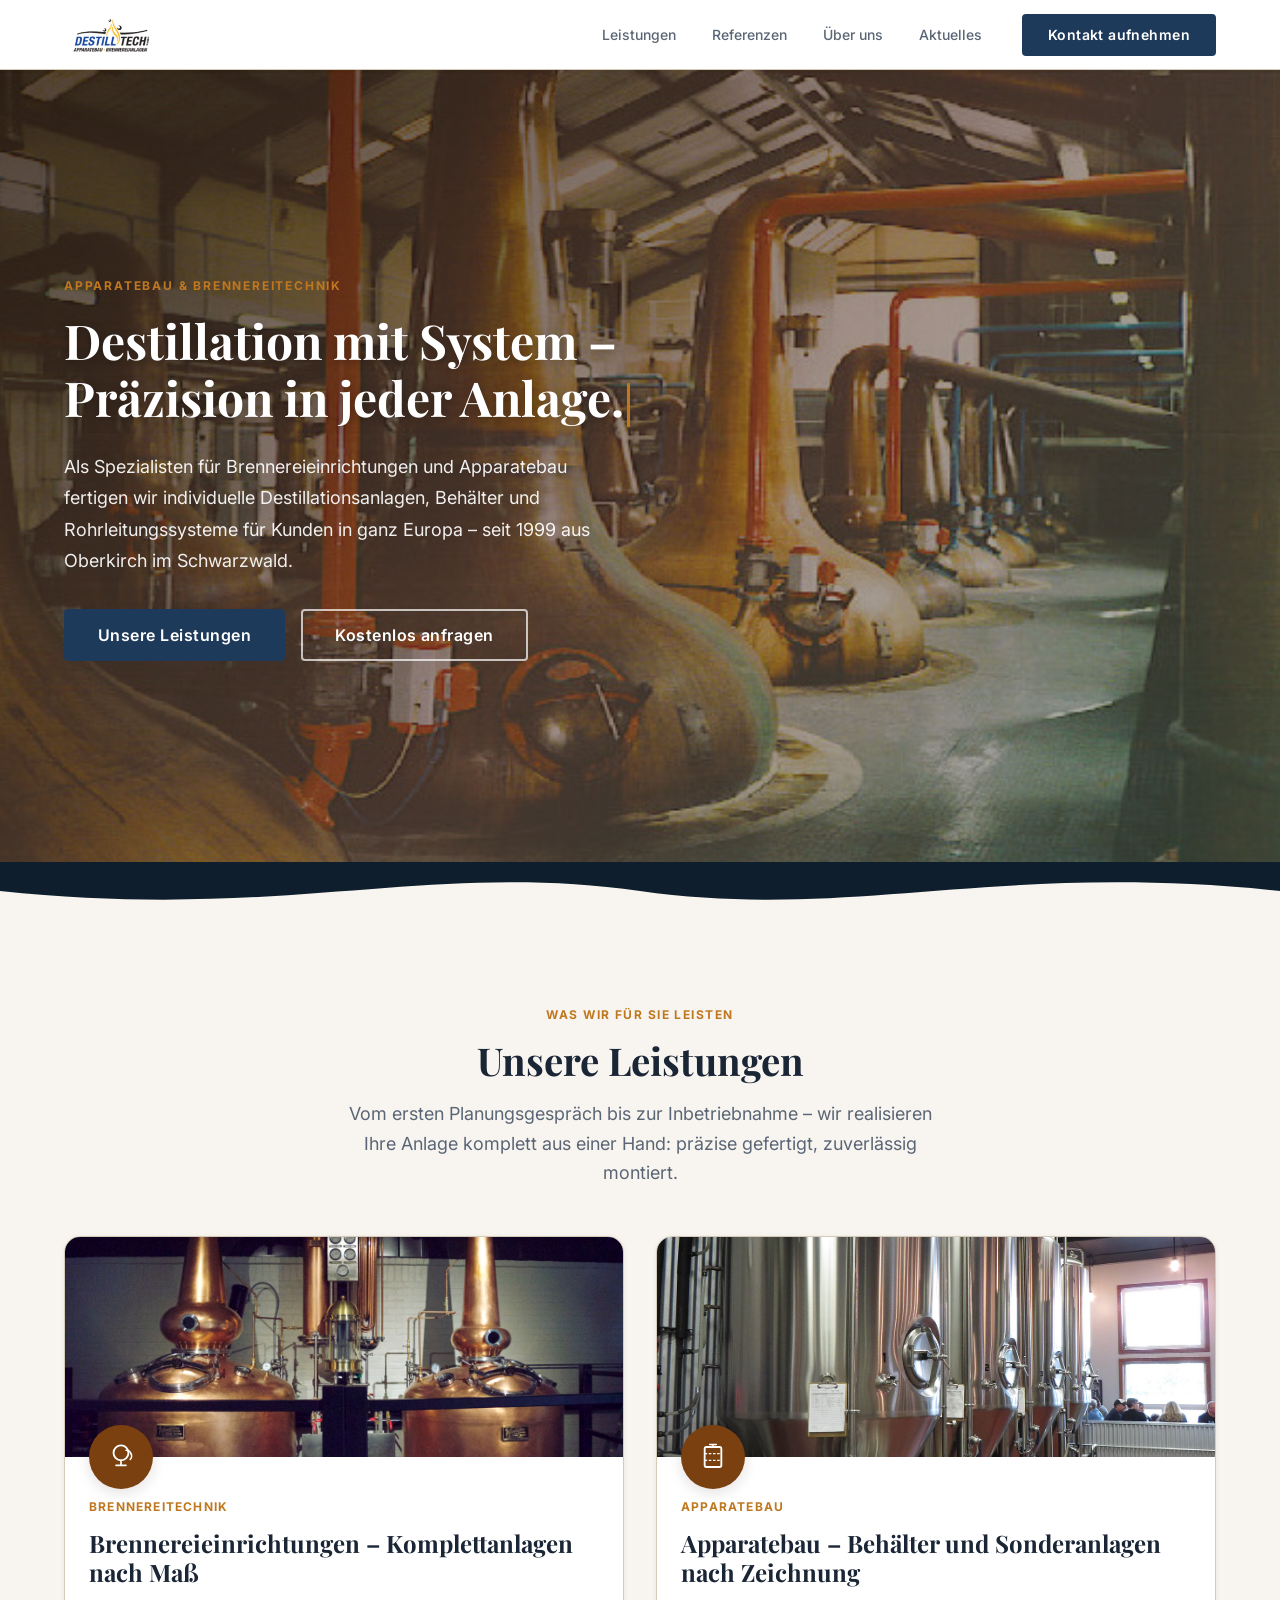
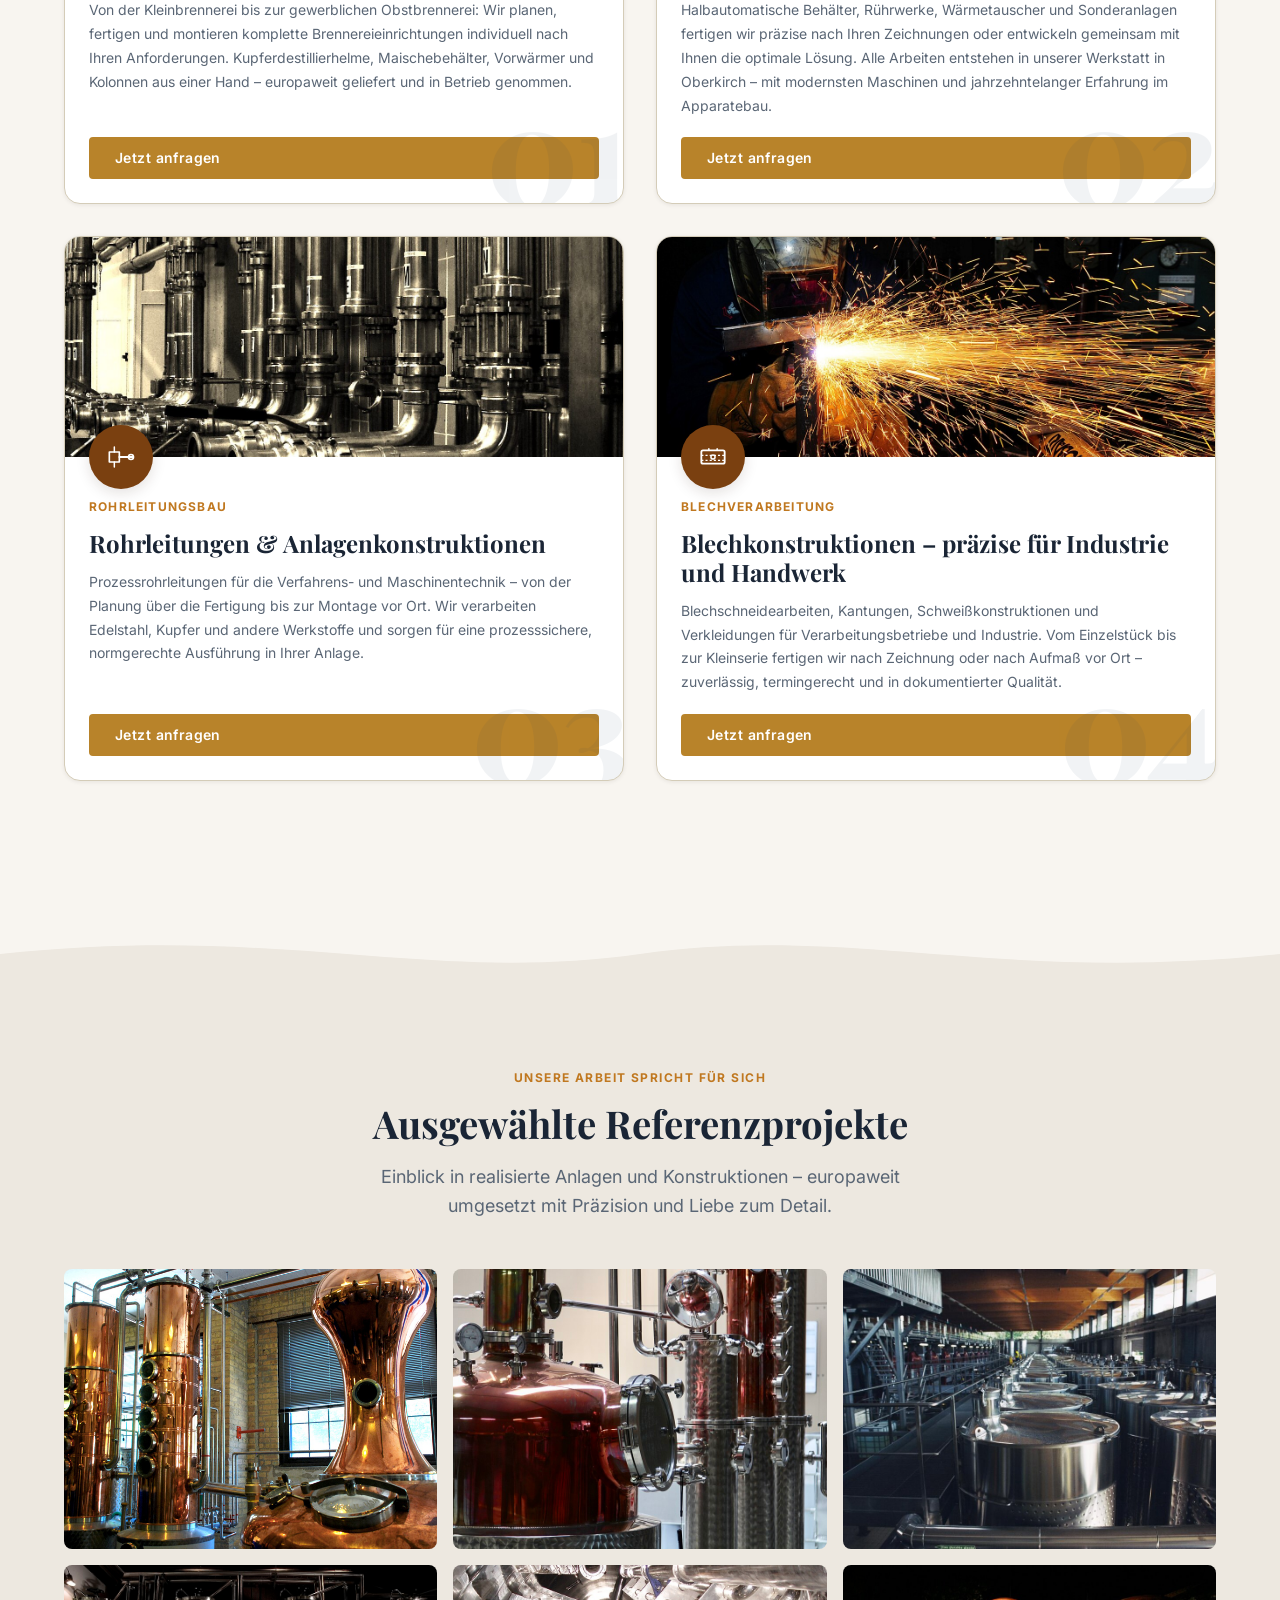
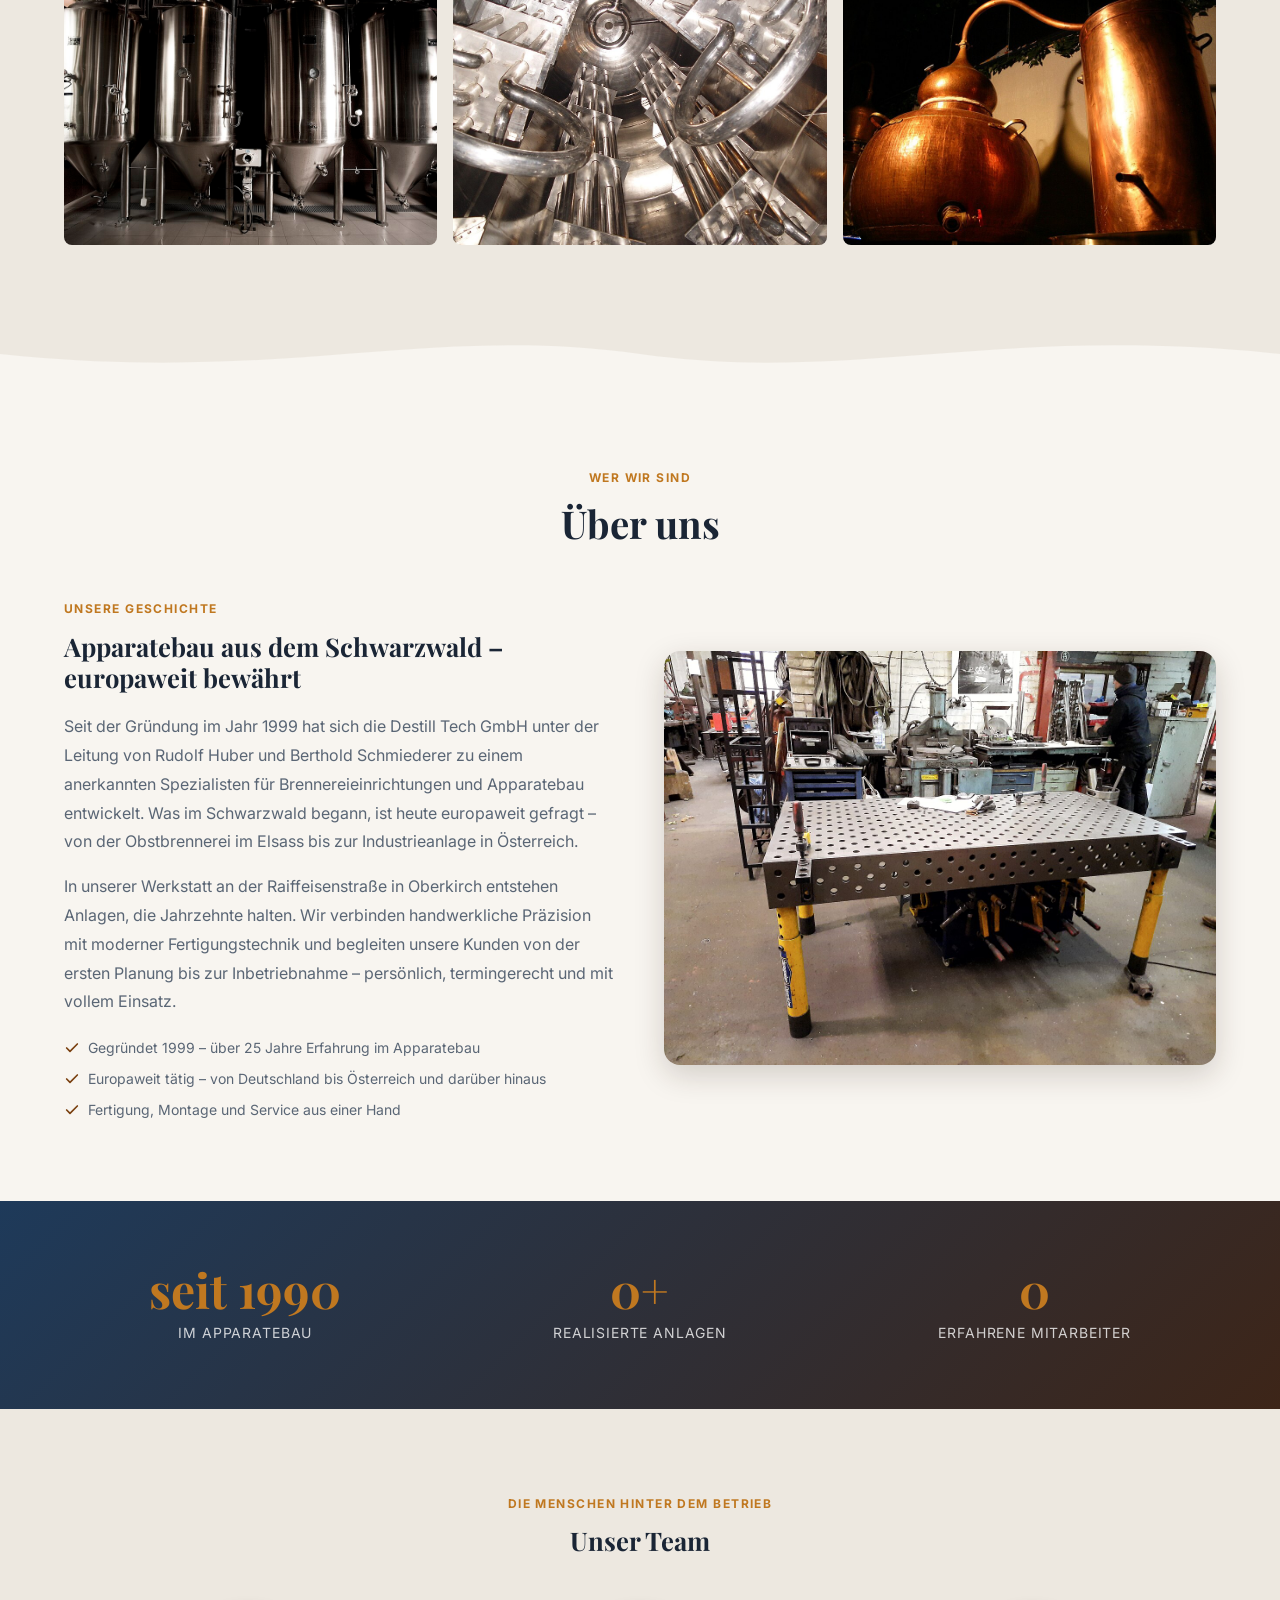
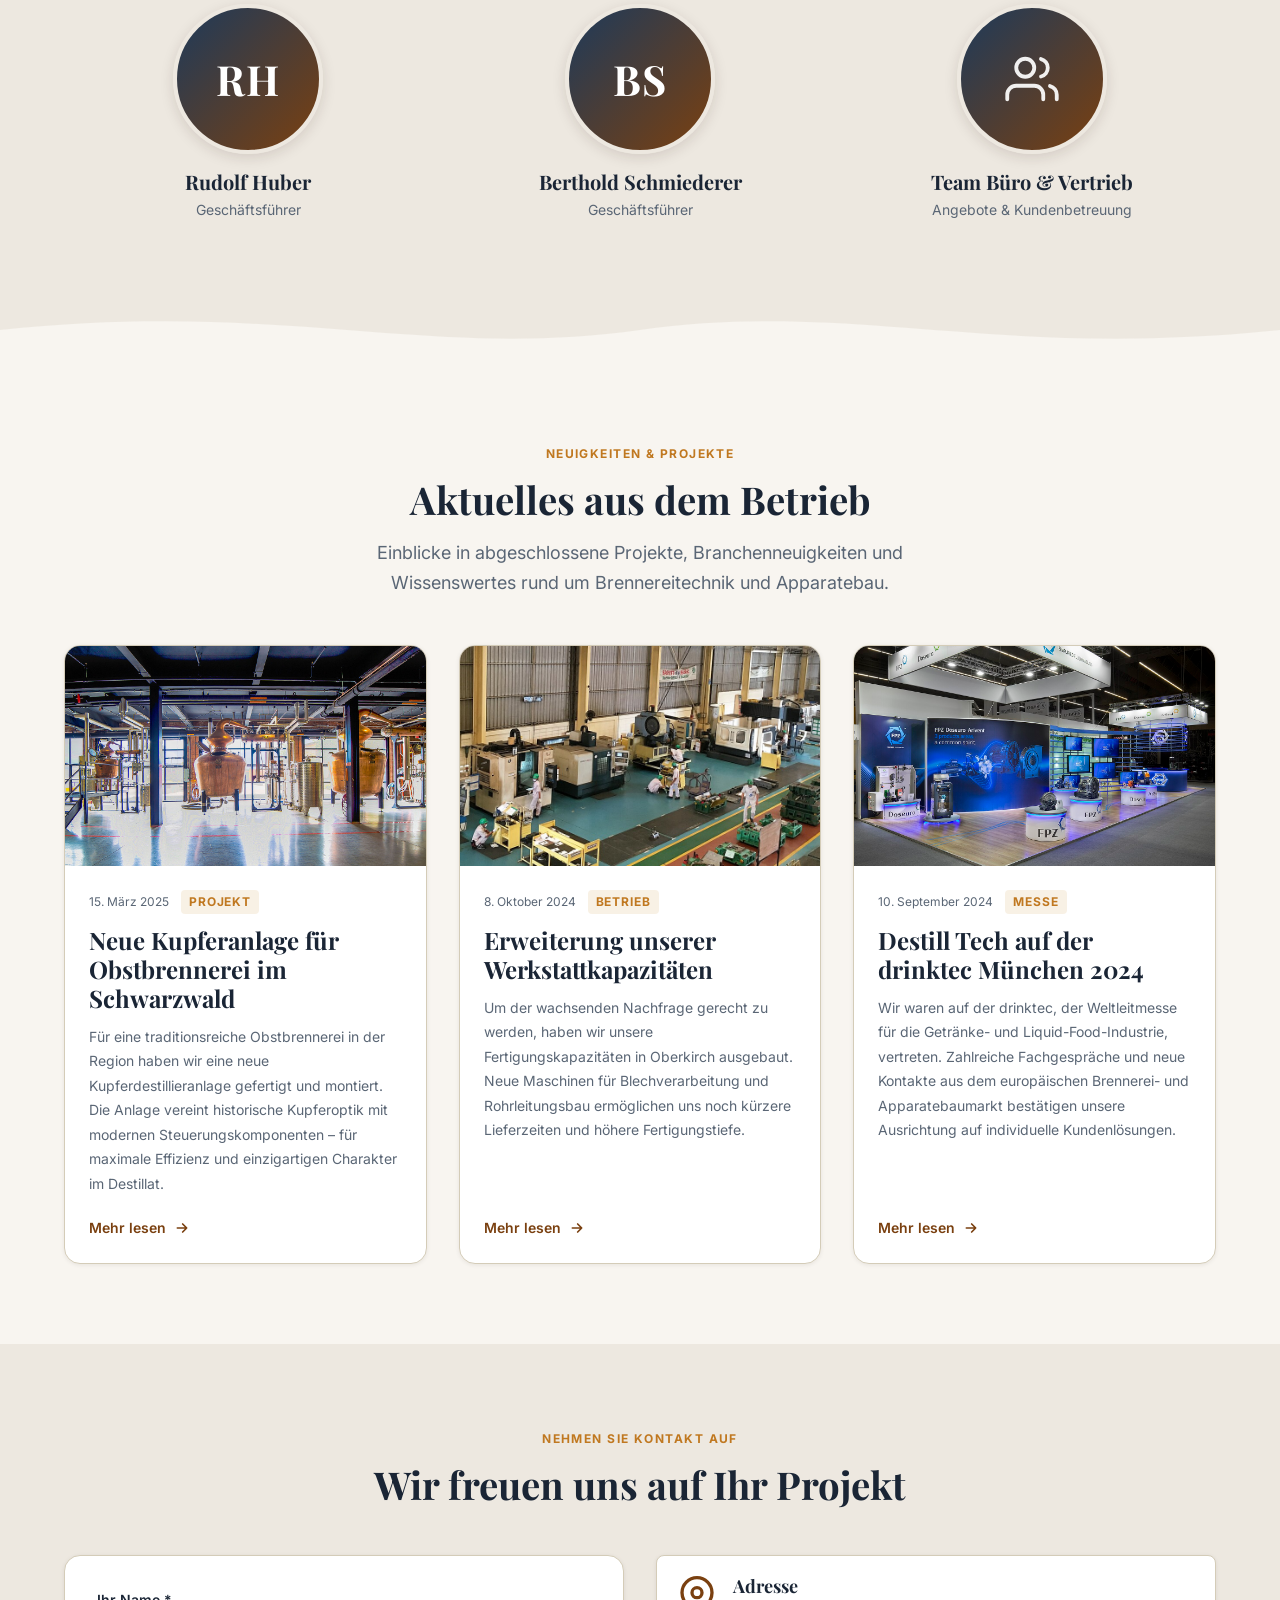
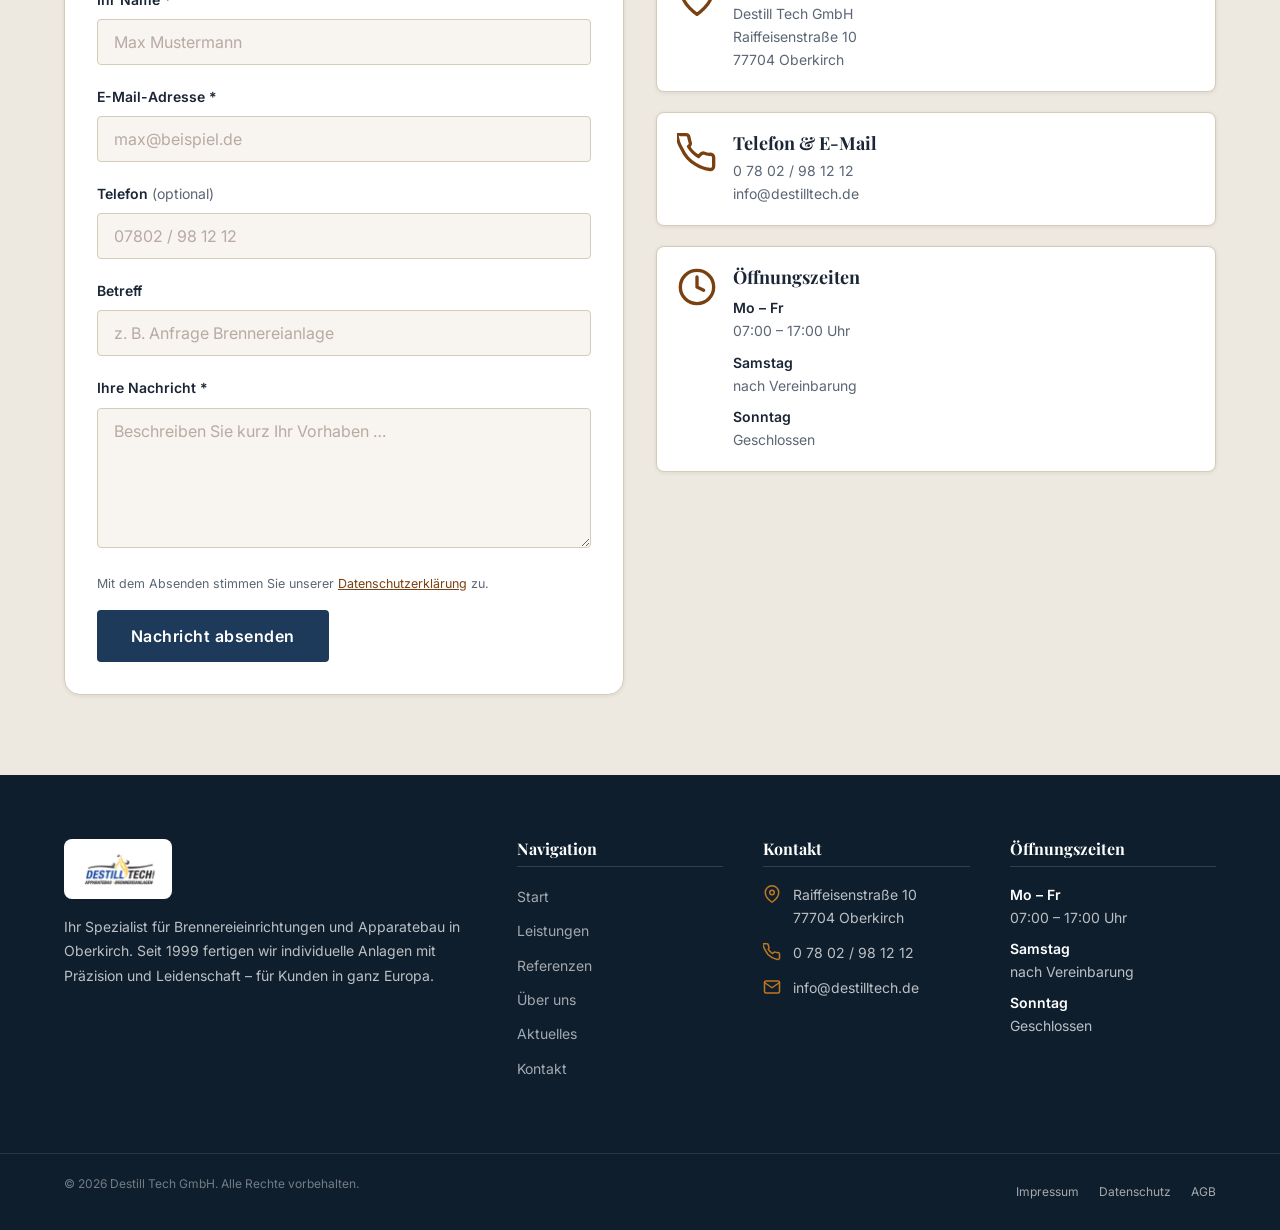
<file: index.html>
<!DOCTYPE html>
<html lang="de">
<head>
  <meta charset="UTF-8" />
  <meta name="viewport" content="width=device-width, initial-scale=1.0" />

  <title>Destill Tech GmbH – Apparatebau &amp; Brennereieinrichtungen aus Oberkirch</title>

  <meta name="description" content="Destill Tech GmbH aus Oberkirch – Ihr Spezialist für Brennereieinrichtungen, Apparatebau, Behälterbau und Rohrleitungssysteme. Seit 1999 europaweit im Einsatz." />

  <!-- Google Fonts: Playfair Display + Inter -->
  <link rel="preconnect" href="https://fonts.googleapis.com" />
  <link rel="preconnect" href="https://fonts.gstatic.com" crossorigin />
  <link href="https://fonts.googleapis.com/css2?family=Inter:wght@400;500;600;700&family=Playfair+Display:ital,wght@0,700;0,800;1,700&display=swap" rel="stylesheet" />

  <link rel="icon" type="image/png" href="assets/logo.png" />
  <link rel="apple-touch-icon" href="assets/logo.png" />

  <link rel="stylesheet" href="css/style.css" />
</head>
<body>

  <!-- Scroll-Fortschrittsbalken (wird per JS befüllt) -->
  <div class="scroll-progress" role="progressbar" aria-hidden="true"></div>

  <a href="#start" class="skip-link">Zum Inhalt springen</a>

  <!-- ============================================================
       HEADER & NAVIGATION
       ============================================================ -->
  <header class="site-header">
    <div class="container header-inner">

      <!-- LOGO: offizielles Destill-Tech-Logo -->
      <a href="#start" class="logo" aria-label="Destill Tech GmbH – zur Startseite">
        <img class="logo__img" src="assets/logo.png"
          alt="Destill Tech GmbH – Apparatebau &amp; Brennereianlagen"
          width="680" height="358" />
      </a>

      <button class="nav-toggle" aria-expanded="false" aria-controls="main-nav" aria-label="Menü öffnen">
        <span class="nav-toggle__bar"></span>
        <span class="nav-toggle__bar"></span>
        <span class="nav-toggle__bar"></span>
      </button>

      <nav class="main-nav" id="main-nav" aria-label="Hauptnavigation">
        <ul class="main-nav__list" role="list">
          <li class="main-nav__item"><a href="#leistungen">Leistungen</a></li>
          <li class="main-nav__item"><a href="#referenzen">Referenzen</a></li>
          <li class="main-nav__item"><a href="#ueber-uns">Über uns</a></li>
          <li class="main-nav__item"><a href="#aktuelles">Aktuelles</a></li>
        </ul>
        <div class="main-nav__cta">
          <a href="#kontakt" class="btn btn--primary">Kontakt aufnehmen</a>
        </div>
      </nav>

    </div>
  </header>

  <main id="start">

    <!-- ============================================================
         1. HERO
         ============================================================ -->
    <section class="hero" aria-label="Willkommen">
      <div class="hero__image" aria-hidden="true">
        <img
          src="assets/img/hero-brennerei.jpg"
          alt="Kupferdestillieranlage in einer modernen Brennerei"
          width="1600" height="900"
          loading="eager" fetchpriority="high"
        />
      </div>
      <div class="hero__overlay" aria-hidden="true"></div>

      <div class="container hero__content">
        <span class="hero__tag">Apparatebau &amp; Brennereitechnik</span>
        <h1 class="hero__title">
          Destillation mit System –<br>
          <span class="hero__typed" aria-live="polite"></span><span class="hero__typed-cursor" aria-hidden="true"></span>
        </h1>
        <p class="hero__lead">
          Als Spezialisten für Brennereieinrichtungen und Apparatebau fertigen wir
          individuelle Destillationsanlagen, Behälter und Rohrleitungssysteme
          für Kunden in ganz Europa – seit 1999 aus Oberkirch im Schwarzwald.
        </p>
        <div class="hero__actions">
          <a href="#leistungen" class="btn btn--primary btn--lg">Unsere Leistungen</a>
          <a href="#kontakt" class="btn btn--outline-white btn--lg">Kostenlos anfragen</a>
        </div>
      </div>
    </section>
    <div class="wave-divider" style="background:#0F1E2D;" aria-hidden="true"><svg xmlns="http://www.w3.org/2000/svg" viewBox="0 0 1440 60" preserveAspectRatio="none"><path d="M0,30 C320,60 480,0 720,30 C960,60 1120,0 1440,30 L1440,60 L0,60 Z" fill="#F8F5F0"/></svg></div>

    <!-- ============================================================
         2. LEISTUNGEN
         ============================================================ -->
    <section class="section" id="leistungen">
      <div class="container">
        <div class="section__header">
          <span class="section__tag">Was wir für Sie leisten</span>
          <h2 class="section__title">Unsere Leistungen</h2>
          <p class="section__lead">
            Vom ersten Planungsgespräch bis zur Inbetriebnahme – wir realisieren Ihre
            Anlage komplett aus einer Hand: präzise gefertigt, zuverlässig montiert.
          </p>
        </div>

        <!-- 4 LEISTUNGSKARTEN -->
        <div class="grid-2" style="gap: 2rem; margin-bottom: 4rem;">

          <!-- LEISTUNG 1: Brennereieinrichtungen -->
          <div class="service-detail-card" id="brennereieinrichtungen">
            <div class="service-detail-card__image-wrap">
              <img class="service-detail-card__image"
                src="assets/img/leistung-brennerei.jpg"
                alt="Kupferdestillieranlage für eine Obstbrennerei"
                width="800" height="500" loading="lazy" />
              <div class="service-detail-card__icon-wrap" aria-hidden="true">
                <!-- SVG: Destillierkolben -->
                <svg class="service-detail-card__icon" viewBox="0 0 36 36" fill="none" xmlns="http://www.w3.org/2000/svg">
                  <ellipse cx="18" cy="13" rx="9" ry="9" stroke="currentColor" stroke-width="2.2"/>
                  <path d="M18 22v6M12 28h12" stroke="currentColor" stroke-width="2" stroke-linecap="round"/>
                  <path d="M24 10c2 0 5 1 6 4" stroke="currentColor" stroke-width="1.8" stroke-linecap="round"/>
                  <path d="M30 14c1 2 1 5-1 7" stroke="currentColor" stroke-width="1.8" stroke-linecap="round"/>
                </svg>
              </div>
            </div>
            <div class="service-detail-card__body">
              <span class="service-detail-card__bg-num" aria-hidden="true">01</span>
              <span class="service-detail-card__tag">Brennereitechnik</span>
              <h3 class="service-detail-card__title">Brennereieinrichtungen – Komplettanlagen nach Maß</h3>
              <p class="service-detail-card__text">
                Von der Kleinbrennerei bis zur gewerblichen Obstbrennerei: Wir planen, fertigen
                und montieren komplette Brennereieinrichtungen individuell nach Ihren Anforderungen.
                Kupferdestillierhelme, Maischebehälter, Vorwärmer und Kolonnen aus einer Hand –
                europaweit geliefert und in Betrieb genommen.
              </p>
              <a href="#kontakt" class="btn btn--cta">Jetzt anfragen</a>
            </div>
          </div>

          <!-- LEISTUNG 2: Apparatebau -->
          <div class="service-detail-card" id="apparatebau">
            <div class="service-detail-card__image-wrap">
              <img class="service-detail-card__image"
                src="assets/img/leistung-apparatebau.jpg"
                alt="Edelstahlbehälter in der Werkstatt der Destill Tech GmbH"
                width="800" height="500" loading="lazy" />
              <div class="service-detail-card__icon-wrap" aria-hidden="true">
                <!-- SVG: Behälter/Zylinder -->
                <svg class="service-detail-card__icon" viewBox="0 0 36 36" fill="none" xmlns="http://www.w3.org/2000/svg">
                  <rect x="8" y="6" width="20" height="24" rx="2" stroke="currentColor" stroke-width="2.2"/>
                  <line x1="8" y1="14" x2="28" y2="14" stroke="currentColor" stroke-width="1.6" stroke-dasharray="3 2"/>
                  <line x1="8" y1="22" x2="28" y2="22" stroke="currentColor" stroke-width="1.6" stroke-dasharray="3 2"/>
                  <path d="M18 3v3M14 3h8" stroke="currentColor" stroke-width="1.8" stroke-linecap="round"/>
                </svg>
              </div>
            </div>
            <div class="service-detail-card__body">
              <span class="service-detail-card__bg-num" aria-hidden="true">02</span>
              <span class="service-detail-card__tag">Apparatebau</span>
              <h3 class="service-detail-card__title">Apparatebau – Behälter und Sonderanlagen nach Zeichnung</h3>
              <p class="service-detail-card__text">
                Halbautomatische Behälter, Rührwerke, Wärmetauscher und Sonderanlagen fertigen wir
                präzise nach Ihren Zeichnungen oder entwickeln gemeinsam mit Ihnen die optimale
                Lösung. Alle Arbeiten entstehen in unserer Werkstatt in Oberkirch – mit modernsten
                Maschinen und jahrzehntelanger Erfahrung im Apparatebau.
              </p>
              <a href="#kontakt" class="btn btn--cta">Jetzt anfragen</a>
            </div>
          </div>

          <!-- LEISTUNG 3: Rohrleitungs- und Anlagenbau -->
          <div class="service-detail-card" id="rohrleitungsbau">
            <div class="service-detail-card__image-wrap">
              <img class="service-detail-card__image"
                src="assets/img/leistung-rohrleitung.jpg"
                alt="Rohrleitungssystem in einer Prozessanlage"
                width="800" height="500" loading="lazy" />
              <div class="service-detail-card__icon-wrap" aria-hidden="true">
                <!-- SVG: Rohrleitung -->
                <svg class="service-detail-card__icon" viewBox="0 0 36 36" fill="none" xmlns="http://www.w3.org/2000/svg">
                  <path d="M4 12h12v12H4z" stroke="currentColor" stroke-width="2" stroke-linejoin="round"/>
                  <path d="M16 18h16" stroke="currentColor" stroke-width="2.2" stroke-linecap="round"/>
                  <circle cx="30" cy="18" r="3" stroke="currentColor" stroke-width="2"/>
                  <path d="M10 12V6M10 24v6" stroke="currentColor" stroke-width="1.8" stroke-linecap="round"/>
                </svg>
              </div>
            </div>
            <div class="service-detail-card__body">
              <span class="service-detail-card__bg-num" aria-hidden="true">03</span>
              <span class="service-detail-card__tag">Rohrleitungsbau</span>
              <h3 class="service-detail-card__title">Rohrleitungen &amp; Anlagenkonstruktionen</h3>
              <p class="service-detail-card__text">
                Prozessrohrleitungen für die Verfahrens- und Maschinentechnik – von der Planung
                über die Fertigung bis zur Montage vor Ort. Wir verarbeiten Edelstahl, Kupfer
                und andere Werkstoffe und sorgen für eine prozesssichere, normgerechte
                Ausführung in Ihrer Anlage.
              </p>
              <a href="#kontakt" class="btn btn--cta">Jetzt anfragen</a>
            </div>
          </div>

          <!-- LEISTUNG 4: Blechkonstruktionen -->
          <div class="service-detail-card" id="blechkonstruktionen">
            <div class="service-detail-card__image-wrap">
              <img class="service-detail-card__image"
                src="assets/img/leistung-blech.jpg"
                alt="Schweißarbeiten an einer Blechkonstruktion"
                width="800" height="500" loading="lazy" />
              <div class="service-detail-card__icon-wrap" aria-hidden="true">
                <!-- SVG: Blech/Werkzeug -->
                <svg class="service-detail-card__icon" viewBox="0 0 36 36" fill="none" xmlns="http://www.w3.org/2000/svg">
                  <rect x="4" y="10" width="28" height="16" rx="2" stroke="currentColor" stroke-width="2.2"/>
                  <path d="M4 16h28M4 22h28" stroke="currentColor" stroke-width="1.4" stroke-dasharray="2.5 2.5"/>
                  <path d="M13 10V8M23 10V8" stroke="currentColor" stroke-width="1.8" stroke-linecap="round"/>
                  <circle cx="18" cy="18" r="2.5" stroke="currentColor" stroke-width="1.8"/>
                </svg>
              </div>
            </div>
            <div class="service-detail-card__body">
              <span class="service-detail-card__bg-num" aria-hidden="true">04</span>
              <span class="service-detail-card__tag">Blechverarbeitung</span>
              <h3 class="service-detail-card__title">Blechkonstruktionen – präzise für Industrie und Handwerk</h3>
              <p class="service-detail-card__text">
                Blechschneidearbeiten, Kantungen, Schweißkonstruktionen und Verkleidungen
                für Verarbeitungsbetriebe und Industrie. Vom Einzelstück bis zur Kleinserie
                fertigen wir nach Zeichnung oder nach Aufmaß vor Ort – zuverlässig, termingerecht
                und in dokumentierter Qualität.
              </p>
              <a href="#kontakt" class="btn btn--cta">Jetzt anfragen</a>
            </div>
          </div>

        </div>

      </div>
    </section>
    <div class="wave-divider" style="background:#F8F5F0;" aria-hidden="true"><svg xmlns="http://www.w3.org/2000/svg" viewBox="0 0 1440 60" preserveAspectRatio="none"><path d="M0,30 C320,0 480,60 720,30 C960,0 1120,60 1440,30 L1440,60 L0,60 Z" fill="#EDE8E0"/></svg></div>

    <!-- ============================================================
         3. REFERENZEN
         ============================================================ -->
    <section class="section section--alt" id="referenzen">
      <div class="container">
        <div class="section__header">
          <span class="section__tag">Unsere Arbeit spricht für sich</span>
          <h2 class="section__title">Ausgewählte Referenzprojekte</h2>
          <p class="section__lead">
            Einblick in realisierte Anlagen und Konstruktionen – europaweit umgesetzt
            mit Präzision und Liebe zum Detail.
          </p>
        </div>

        <div class="projects-grid">

          <div class="project-item">
            <img src="assets/img/ref-1.jpg"
              alt="Kupfer-Brennereianlage für eine Obstbrennerei im Schwarzwald"
              width="600" height="450" loading="lazy" />
            <div class="project-item__overlay">
              <span class="project-item__label">Obstbrennerei, Schwarzwald</span>
            </div>
          </div>

          <div class="project-item">
            <img src="assets/img/ref-2.jpg"
              alt="Industrielle Destillierkolonne aus Edelstahl"
              width="600" height="450" loading="lazy" />
            <div class="project-item__overlay">
              <span class="project-item__label">Destillierkolonne, Bayern</span>
            </div>
          </div>

          <div class="project-item">
            <img src="assets/img/ref-3.jpg"
              alt="Maischebehälter aus Edelstahl für ein Weingut"
              width="600" height="450" loading="lazy" />
            <div class="project-item__overlay">
              <span class="project-item__label">Maischebehälter Weingut, Pfalz</span>
            </div>
          </div>

          <div class="project-item">
            <img src="assets/img/ref-4.jpg"
              alt="Hygienisches Rohrleitungssystem in einem Lebensmittelbetrieb"
              width="600" height="450" loading="lazy" />
            <div class="project-item__overlay">
              <span class="project-item__label">Rohrleitungssystem Lebensmittelbetrieb</span>
            </div>
          </div>

          <div class="project-item">
            <img src="assets/img/ref-5.jpg"
              alt="Edelstahlbehälter für eine Käserei"
              width="600" height="450" loading="lazy" />
            <div class="project-item__overlay">
              <span class="project-item__label">Edelstahlbehälter Käserei, Allgäu</span>
            </div>
          </div>

          <div class="project-item">
            <img src="assets/img/ref-6.jpg"
              alt="Kupferdestillierhelm für eine Kleinbrennerei"
              width="600" height="450" loading="lazy" />
            <div class="project-item__overlay">
              <span class="project-item__label">Kupferhelm Kleinbrennerei, Österreich</span>
            </div>
          </div>

        </div>
      </div>
    </section>
    <div class="wave-divider" style="background:#EDE8E0;" aria-hidden="true"><svg xmlns="http://www.w3.org/2000/svg" viewBox="0 0 1440 60" preserveAspectRatio="none"><path d="M0,30 C320,60 480,0 720,30 C960,60 1120,0 1440,30 L1440,60 L0,60 Z" fill="#F8F5F0"/></svg></div>

    <!-- ============================================================
         4. ÜBER UNS
         ============================================================ -->
    <section class="section" id="ueber-uns">
      <div class="container">
        <div class="section__header">
          <span class="section__tag">Wer wir sind</span>
          <h2 class="section__title">Über uns</h2>
        </div>

        <!-- Firmengeschichte: Text + Foto -->
        <div class="about-grid">
          <div>
            <span class="about-content__tag">Unsere Geschichte</span>
            <h3 class="about-content__title">Apparatebau aus dem Schwarzwald – europaweit bewährt</h3>
            <p class="about-content__text">
              Seit der Gründung im Jahr 1999 hat sich die Destill Tech GmbH unter der Leitung
              von Rudolf Huber und Berthold Schmiederer zu einem anerkannten Spezialisten
              für Brennereieinrichtungen und Apparatebau entwickelt. Was im Schwarzwald
              begann, ist heute europaweit gefragt – von der Obstbrennerei im Elsass bis
              zur Industrieanlage in Österreich.
            </p>
            <p class="about-content__text">
              In unserer Werkstatt an der Raiffeisenstraße in Oberkirch entstehen Anlagen,
              die Jahrzehnte halten. Wir verbinden handwerkliche Präzision mit moderner
              Fertigungstechnik und begleiten unsere Kunden von der ersten Planung bis zur
              Inbetriebnahme – persönlich, termingerecht und mit vollem Einsatz.
            </p>
            <ul style="list-style:none;padding:0;margin-top:1.25rem;display:flex;flex-direction:column;gap:0.5rem;">
              <li style="display:flex;align-items:center;gap:0.5rem;font-size:0.875rem;color:var(--color-text-muted);">
                <svg width="16" height="16" viewBox="0 0 24 24" fill="none" stroke="var(--color-secondary)" stroke-width="2.5" stroke-linecap="round" stroke-linejoin="round" aria-hidden="true"><path d="M20 6L9 17l-5-5"/></svg>
                Gegründet 1999 – über 25 Jahre Erfahrung im Apparatebau
              </li>
              <li style="display:flex;align-items:center;gap:0.5rem;font-size:0.875rem;color:var(--color-text-muted);">
                <svg width="16" height="16" viewBox="0 0 24 24" fill="none" stroke="var(--color-secondary)" stroke-width="2.5" stroke-linecap="round" stroke-linejoin="round" aria-hidden="true"><path d="M20 6L9 17l-5-5"/></svg>
                Europaweit tätig – von Deutschland bis Österreich und darüber hinaus
              </li>
              <li style="display:flex;align-items:center;gap:0.5rem;font-size:0.875rem;color:var(--color-text-muted);">
                <svg width="16" height="16" viewBox="0 0 24 24" fill="none" stroke="var(--color-secondary)" stroke-width="2.5" stroke-linecap="round" stroke-linejoin="round" aria-hidden="true"><path d="M20 6L9 17l-5-5"/></svg>
                Fertigung, Montage und Service aus einer Hand
              </li>
            </ul>
          </div>

          <div class="about-image">
            <!-- TODO: Echtes Team-/Werkstattfoto einsetzen (800 × 600 px) -->
            <img
              src="assets/img/werkstatt.jpg"
              alt="Werkstatt der Destill Tech GmbH in Oberkirch"
              width="800" height="600" loading="lazy" />
          </div>
        </div>
      </div>
    </section>

    <!-- Kennzahlen-Balken -->
    <div class="stats-bar" aria-label="Unsere Kennzahlen">
      <div class="container">
        <div class="stats-grid">
          <div class="stat-item">
            <div class="stat-item__number" data-from="1990" data-target="1999" data-prefix="seit ">seit 1999</div>
            <div class="stat-item__label">im Apparatebau</div>
          </div>
          <div class="stat-item">
            <!-- TODO: Genaue Zahl mit Kunden abstimmen -->
            <div class="stat-item__number" data-from="0" data-target="200" data-suffix="+">200+</div>
            <div class="stat-item__label">realisierte Anlagen</div>
          </div>
          <div class="stat-item">
            <!-- TODO: Genaue Mitarbeiterzahl mit Kunden abstimmen -->
            <div class="stat-item__number" data-from="0" data-target="15">15</div>
            <div class="stat-item__label">erfahrene Mitarbeiter</div>
          </div>
        </div>
      </div>
    </div>

    <!-- Team -->
    <section class="section section--alt" aria-label="Team">
      <div class="container">
        <div class="section__header">
          <span class="section__tag">Die Menschen hinter dem Betrieb</span>
          <h3 class="section__title">Unser Team</h3>
        </div>

        <div class="team-grid">

          <div class="team-card">
            <!-- TODO: Durch echtes Porträtfoto Rudolf Huber ersetzen (300 × 300 px) -->
            <div class="team-card__avatar" aria-hidden="true">RH</div>
            <h4 class="team-card__name">Rudolf Huber</h4>
            <p class="team-card__role">Geschäftsführer</p>
          </div>

          <div class="team-card">
            <!-- TODO: Durch echtes Porträtfoto Berthold Schmiederer ersetzen (300 × 300 px) -->
            <div class="team-card__avatar" aria-hidden="true">BS</div>
            <h4 class="team-card__name">Berthold Schmiederer</h4>
            <p class="team-card__role">Geschäftsführer</p>
          </div>

          <div class="team-card">
            <!-- TODO: Durch echtes Teamfoto ersetzen (300 × 300 px) -->
            <div class="team-card__avatar" aria-hidden="true">
              <svg viewBox="0 0 24 24" fill="none" stroke="currentColor" stroke-width="1.7" stroke-linecap="round" stroke-linejoin="round">
                <path d="M17 21v-2a4 4 0 0 0-4-4H5a4 4 0 0 0-4 4v2"/><circle cx="9" cy="7" r="4"/>
                <path d="M23 21v-2a4 4 0 0 0-3-3.87"/><path d="M16 3.13a4 4 0 0 1 0 7.75"/>
              </svg>
            </div>
            <h4 class="team-card__name">Team Büro &amp; Vertrieb</h4>
            <p class="team-card__role">Angebote &amp; Kundenbetreuung</p>
          </div>

        </div>
      </div>
    </section>
    <div class="wave-divider" style="background:#EDE8E0;" aria-hidden="true"><svg xmlns="http://www.w3.org/2000/svg" viewBox="0 0 1440 60" preserveAspectRatio="none"><path d="M0,30 C320,0 480,60 720,30 C960,0 1120,60 1440,30 L1440,60 L0,60 Z" fill="#F8F5F0"/></svg></div>

    <!-- ============================================================
         5. AKTUELLES
         ============================================================ -->
    <section class="section" id="aktuelles">
      <div class="container">
        <div class="section__header">
          <span class="section__tag">Neuigkeiten &amp; Projekte</span>
          <h2 class="section__title">Aktuelles aus dem Betrieb</h2>
          <p class="section__lead">
            Einblicke in abgeschlossene Projekte, Branchenneuigkeiten und
            Wissenswertes rund um Brennereitechnik und Apparatebau.
          </p>
        </div>

        <div class="news-grid">

          <article class="news-card">
            <div class="news-card__image-wrap">
              <img class="news-card__image"
                src="assets/img/news-1.jpg"
                alt="Neue Kupfer-Brennereianlage für eine Obstbrennerei im Schwarzwald"
                width="800" height="500" loading="lazy" />
            </div>
            <div class="news-card__body">
              <div class="news-card__meta">
                <time class="news-card__date" datetime="2025-03-15">15. März 2025</time>
                <span class="news-card__cat">Projekt</span>
              </div>
              <h3 class="news-card__title"><a href="#aktuelles">Neue Kupferanlage für Obstbrennerei im Schwarzwald</a></h3>
              <p class="news-card__text">
                Für eine traditionsreiche Obstbrennerei in der Region haben wir eine
                neue Kupferdestillieranlage gefertigt und montiert. Die Anlage vereint
                historische Kupferoptik mit modernen Steuerungskomponenten – für
                maximale Effizienz und einzigartigen Charakter im Destillat.
              </p>
              <a href="#aktuelles" class="news-card__link">
                Mehr lesen
                <svg viewBox="0 0 24 24" fill="none" stroke="currentColor" stroke-width="2.5" stroke-linecap="round" stroke-linejoin="round" aria-hidden="true"><path d="M5 12h14M13 6l6 6-6 6"/></svg>
              </a>
            </div>
          </article>

          <article class="news-card">
            <div class="news-card__image-wrap">
              <img class="news-card__image"
                src="assets/img/news-2.jpg"
                alt="Erweiterte Werkstattkapazitäten bei der Destill Tech GmbH"
                width="800" height="500" loading="lazy" />
            </div>
            <div class="news-card__body">
              <div class="news-card__meta">
                <time class="news-card__date" datetime="2024-10-08">8. Oktober 2024</time>
                <span class="news-card__cat">Betrieb</span>
              </div>
              <h3 class="news-card__title"><a href="#aktuelles">Erweiterung unserer Werkstattkapazitäten</a></h3>
              <p class="news-card__text">
                Um der wachsenden Nachfrage gerecht zu werden, haben wir unsere Fertigungskapazitäten
                in Oberkirch ausgebaut. Neue Maschinen für Blechverarbeitung und Rohrleitungsbau
                ermöglichen uns noch kürzere Lieferzeiten und höhere Fertigungstiefe.
              </p>
              <a href="#aktuelles" class="news-card__link">
                Mehr lesen
                <svg viewBox="0 0 24 24" fill="none" stroke="currentColor" stroke-width="2.5" stroke-linecap="round" stroke-linejoin="round" aria-hidden="true"><path d="M5 12h14M13 6l6 6-6 6"/></svg>
              </a>
            </div>
          </article>

          <article class="news-card">
            <div class="news-card__image-wrap">
              <img class="news-card__image"
                src="assets/img/news-3.jpg"
                alt="drinktec Messe München – Destill Tech GmbH als Aussteller"
                width="800" height="500" loading="lazy" />
            </div>
            <div class="news-card__body">
              <div class="news-card__meta">
                <time class="news-card__date" datetime="2024-09-10">10. September 2024</time>
                <span class="news-card__cat">Messe</span>
              </div>
              <h3 class="news-card__title"><a href="#aktuelles">Destill Tech auf der drinktec München 2024</a></h3>
              <p class="news-card__text">
                Wir waren auf der drinktec, der Weltleitmesse für die Getränke- und
                Liquid-Food-Industrie, vertreten. Zahlreiche Fachgespräche und neue
                Kontakte aus dem europäischen Brennerei- und Apparatebaumarkt bestätigen
                unsere Ausrichtung auf individuelle Kundenlösungen.
              </p>
              <a href="#aktuelles" class="news-card__link">
                Mehr lesen
                <svg viewBox="0 0 24 24" fill="none" stroke="currentColor" stroke-width="2.5" stroke-linecap="round" stroke-linejoin="round" aria-hidden="true"><path d="M5 12h14M13 6l6 6-6 6"/></svg>
              </a>
            </div>
          </article>

        </div>
      </div>
    </section>

    <!-- ============================================================
         6. KONTAKT
         ============================================================ -->
    <section class="section contact-section" id="kontakt">
      <div class="container">
        <div class="section__header">
          <span class="section__tag">Nehmen Sie Kontakt auf</span>
          <h2 class="section__title">Wir freuen uns auf Ihr Projekt</h2>
        </div>

        <div class="contact-grid">

          <!-- KONTAKTFORMULAR -->
          <!-- TODO: Formspree-Endpunkt -->
          <form class="contact-form" id="kontaktformular" novalidate>
            <div class="form-group">
              <label class="form-label" for="name">Ihr Name <span aria-hidden="true">*</span></label>
              <input class="form-control" type="text" id="name" name="name" required autocomplete="name" placeholder="Max Mustermann" />
            </div>
            <div class="form-group">
              <label class="form-label" for="email">E-Mail-Adresse <span aria-hidden="true">*</span></label>
              <input class="form-control" type="email" id="email" name="email" required autocomplete="email" placeholder="max@beispiel.de" />
            </div>
            <div class="form-group">
              <label class="form-label" for="telefon">Telefon <span style="font-weight:400;color:var(--color-text-muted);">(optional)</span></label>
              <input class="form-control" type="tel" id="telefon" name="telefon" autocomplete="tel" placeholder="07802 / 98 12 12" />
            </div>
            <div class="form-group">
              <label class="form-label" for="betreff">Betreff</label>
              <input class="form-control" type="text" id="betreff" name="betreff" placeholder="z. B. Anfrage Brennereianlage" />
            </div>
            <div class="form-group">
              <label class="form-label" for="nachricht">Ihre Nachricht <span aria-hidden="true">*</span></label>
              <textarea class="form-control" id="nachricht" name="nachricht" required placeholder="Beschreiben Sie kurz Ihr Vorhaben …"></textarea>
            </div>
            <p style="font-size:0.78rem;color:var(--color-text-muted);margin-bottom:1rem;line-height:1.5;">
              Mit dem Absenden stimmen Sie unserer
              <a href="#" style="color:var(--color-secondary);text-decoration:underline;">Datenschutzerklärung</a> zu.
            </p>
            <button type="submit" class="btn btn--primary btn--lg">Nachricht absenden</button>
          </form>

          <!-- KONTAKTINFORMATIONEN -->
          <div class="contact-info">

            <div class="contact-info-card">
              <svg class="contact-info-card__icon" viewBox="0 0 24 24" fill="none" stroke="currentColor" stroke-width="2" stroke-linecap="round" stroke-linejoin="round" aria-hidden="true">
                <path d="M21 10c0 7-9 13-9 13s-9-6-9-13a9 9 0 0118 0z"/><circle cx="12" cy="10" r="3"/>
              </svg>
              <div>
                <h3 class="contact-info-card__title">Adresse</h3>
                <address class="contact-info-card__text">
                  Destill Tech GmbH<br>
                  Raiffeisenstraße 10<br>
                  77704 Oberkirch
                </address>
              </div>
            </div>

            <div class="contact-info-card">
              <svg class="contact-info-card__icon" viewBox="0 0 24 24" fill="none" stroke="currentColor" stroke-width="2" stroke-linecap="round" stroke-linejoin="round" aria-hidden="true">
                <path d="M22 16.92v3a2 2 0 01-2.18 2 19.79 19.79 0 01-8.63-3.07A19.5 19.5 0 013.07 9.81a19.79 19.79 0 01-3.07-8.7A2 2 0 012.18 1h3a2 2 0 012 1.72c.127.96.361 1.903.7 2.81a2 2 0 01-.45 2.11L6.91 8.09a16 16 0 006 6l1.46-1.46a2 2 0 012.11-.45c.907.339 1.85.573 2.81.7A2 2 0 0122 14.92z"/>
              </svg>
              <div>
                <h3 class="contact-info-card__title">Telefon &amp; E-Mail</h3>
                <p class="contact-info-card__text">
                  <a href="tel:+4978029812 12">0 78 02 / 98 12 12</a><br>
                  <a href="mailto:info@destilltech.de">info@destilltech.de</a>
                </p>
              </div>
            </div>

            <div class="contact-info-card">
              <svg class="contact-info-card__icon" viewBox="0 0 24 24" fill="none" stroke="currentColor" stroke-width="2" stroke-linecap="round" stroke-linejoin="round" aria-hidden="true">
                <circle cx="12" cy="12" r="10"/><path d="M12 6v6l4 2"/>
              </svg>
              <div>
                <h3 class="contact-info-card__title">Öffnungszeiten</h3>
                <!-- TODO: Öffnungszeiten mit Kunden abstimmen -->
                <dl class="hours-list">
                  <dt>Mo – Fr</dt><dd>07:00 – 17:00 Uhr</dd>
                  <dt>Samstag</dt><dd>nach Vereinbarung</dd>
                  <dt>Sonntag</dt><dd>Geschlossen</dd>
                </dl>
              </div>
            </div>

          </div>
        </div>
      </div>
    </section>

  </main>

  <!-- ============================================================
       FOOTER
       ============================================================ -->
  <footer class="site-footer">
    <div class="container footer-main">

      <div>
        <div class="footer-brand__logo">
          <img class="footer-brand__img" src="assets/logo.png"
            alt="Destill Tech GmbH – Apparatebau &amp; Brennereianlagen"
            width="680" height="358" />
        </div>
        <p class="footer-brand__desc">
          Ihr Spezialist für Brennereieinrichtungen und Apparatebau in Oberkirch.
          Seit 1999 fertigen wir individuelle Anlagen mit Präzision und Leidenschaft –
          für Kunden in ganz Europa.
        </p>
      </div>

      <div>
        <h3 class="footer-col__title">Navigation</h3>
        <nav aria-label="Footer-Navigation">
          <ul class="footer-nav__list">
            <li><a href="#start">Start</a></li>
            <li><a href="#leistungen">Leistungen</a></li>
            <li><a href="#referenzen">Referenzen</a></li>
            <li><a href="#ueber-uns">Über uns</a></li>
            <li><a href="#aktuelles">Aktuelles</a></li>
            <li><a href="#kontakt">Kontakt</a></li>
          </ul>
        </nav>
      </div>

      <div>
        <h3 class="footer-col__title">Kontakt</h3>
        <address>
          <div class="footer-contact__item">
            <svg class="footer-contact__icon" viewBox="0 0 24 24" fill="none" stroke="currentColor" stroke-width="2" stroke-linecap="round" stroke-linejoin="round" aria-hidden="true">
              <path d="M21 10c0 7-9 13-9 13s-9-6-9-13a9 9 0 0118 0z"/><circle cx="12" cy="10" r="3"/>
            </svg>
            <span>Raiffeisenstraße 10<br>77704 Oberkirch</span>
          </div>
          <div class="footer-contact__item">
            <svg class="footer-contact__icon" viewBox="0 0 24 24" fill="none" stroke="currentColor" stroke-width="2" stroke-linecap="round" stroke-linejoin="round" aria-hidden="true">
              <path d="M22 16.92v3a2 2 0 01-2.18 2 19.79 19.79 0 01-8.63-3.07A19.5 19.5 0 013.07 9.81a19.79 19.79 0 01-3.07-8.7A2 2 0 012.18 1h3a2 2 0 012 1.72c.127.96.361 1.903.7 2.81a2 2 0 01-.45 2.11L6.91 8.09a16 16 0 006 6l1.46-1.46a2 2 0 012.11-.45c.907.339 1.85.573 2.81.7A2 2 0 0122 14.92z"/>
            </svg>
            <a href="tel:+497802981212">0 78 02 / 98 12 12</a>
          </div>
          <div class="footer-contact__item">
            <svg class="footer-contact__icon" viewBox="0 0 24 24" fill="none" stroke="currentColor" stroke-width="2" stroke-linecap="round" stroke-linejoin="round" aria-hidden="true">
              <rect x="2" y="4" width="20" height="16" rx="2"/><polyline points="22,6 12,13 2,6"/>
            </svg>
            <a href="mailto:info@destilltech.de">info@destilltech.de</a>
          </div>
        </address>
      </div>

      <div>
        <h3 class="footer-col__title">Öffnungszeiten</h3>
        <!-- TODO: Öffnungszeiten mit Kunden abstimmen -->
        <dl class="footer-hours">
          <dt>Mo – Fr</dt><dd>07:00 – 17:00 Uhr</dd>
          <dt>Samstag</dt><dd>nach Vereinbarung</dd>
          <dt>Sonntag</dt><dd>Geschlossen</dd>
        </dl>
      </div>

    </div>

    <div class="footer-bottom">
      <div class="container footer-bottom__inner">
        <p>&copy; 2026 Destill Tech GmbH. Alle Rechte vorbehalten.</p>
        <div class="footer-bottom__links">
          <a href="#">Impressum</a>
          <a href="#">Datenschutz</a>
          <a href="#">AGB</a>
        </div>
      </div>
    </div>
  </footer>

  <script src="js/main.js"></script>
</body>
</html>
</file>
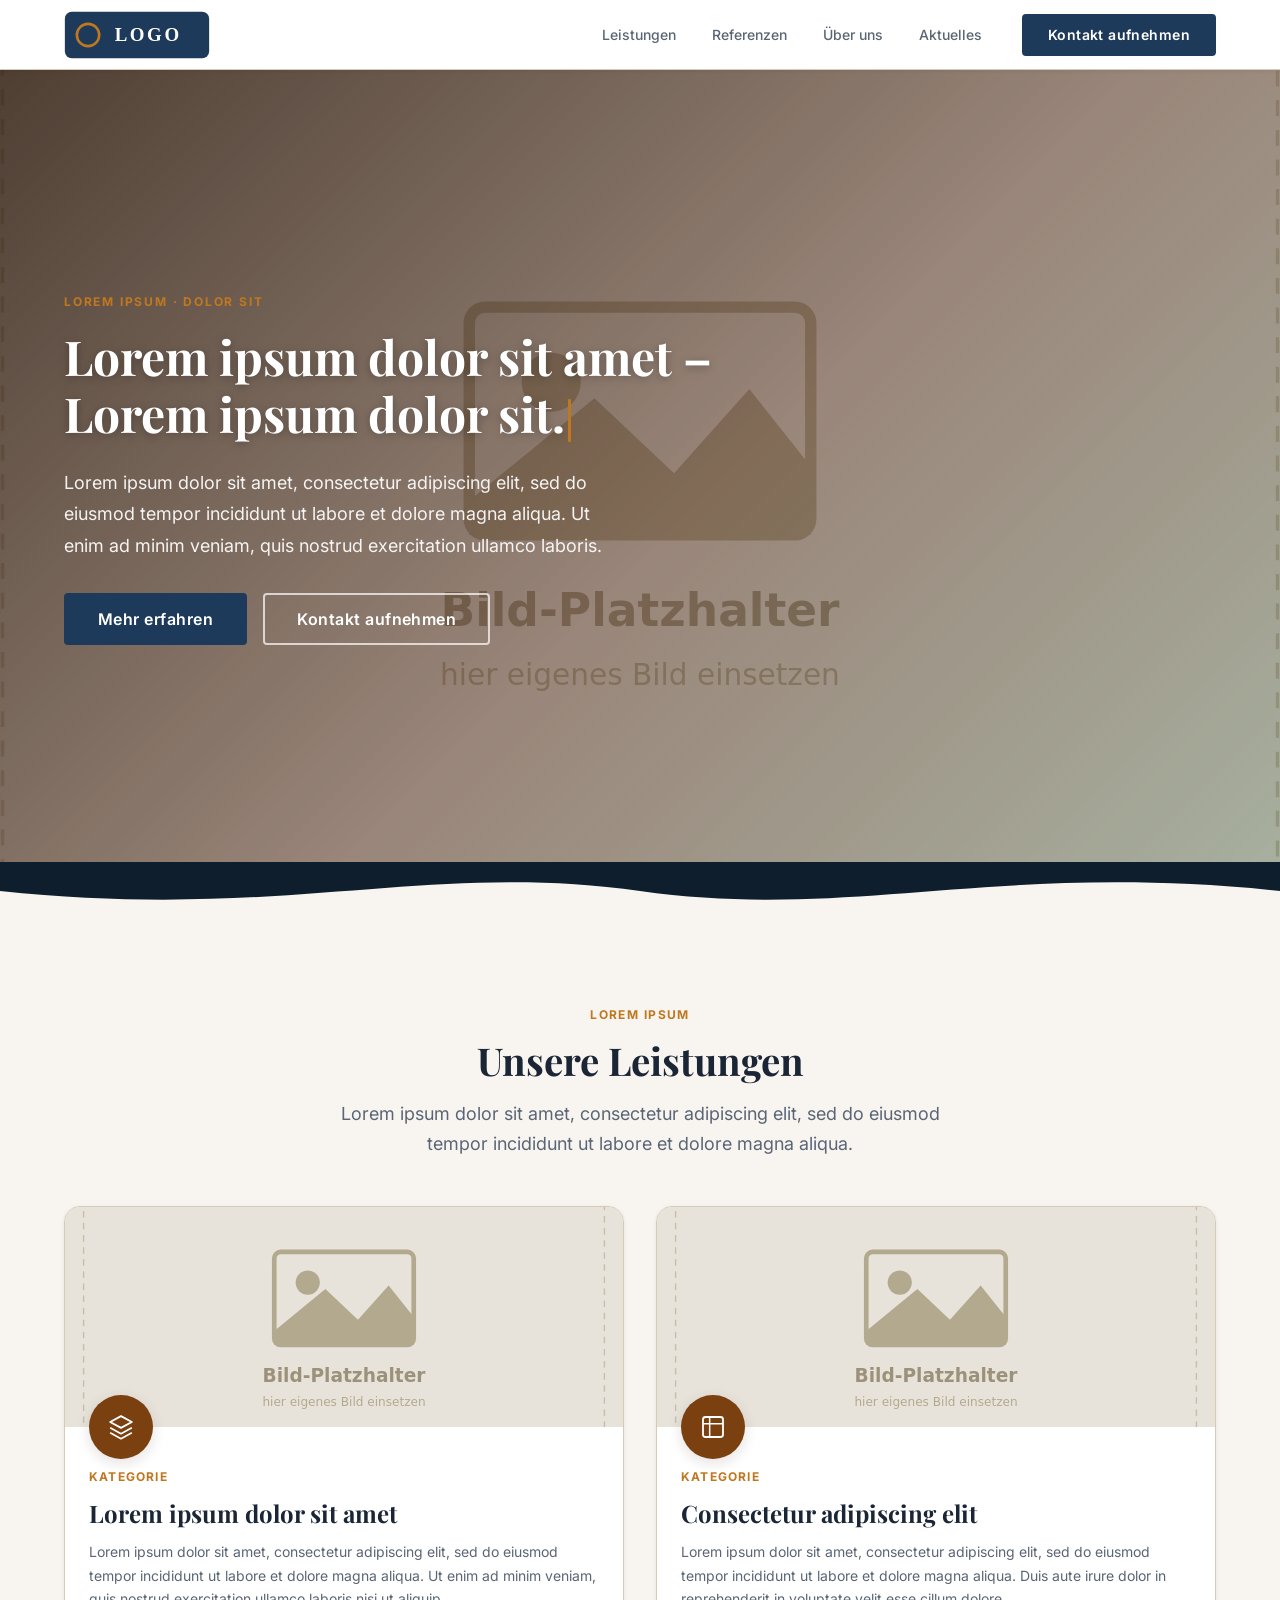
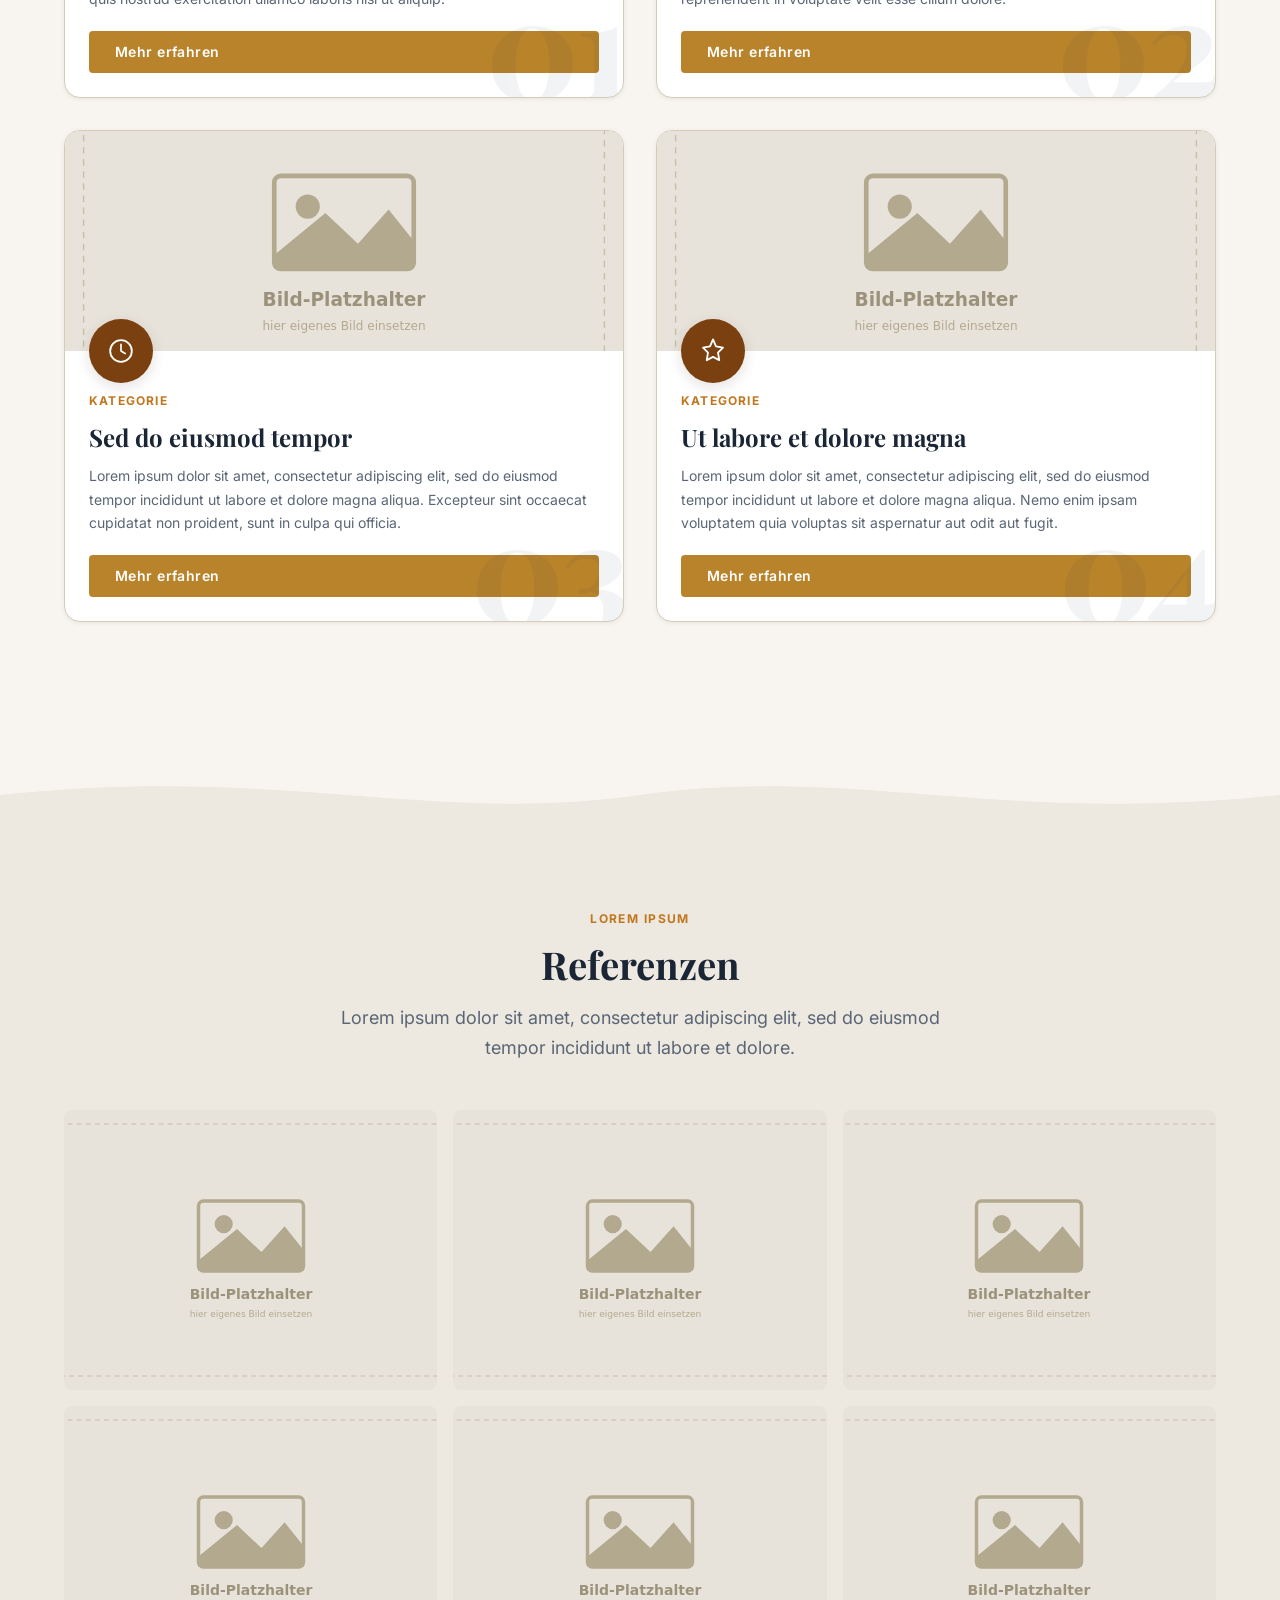
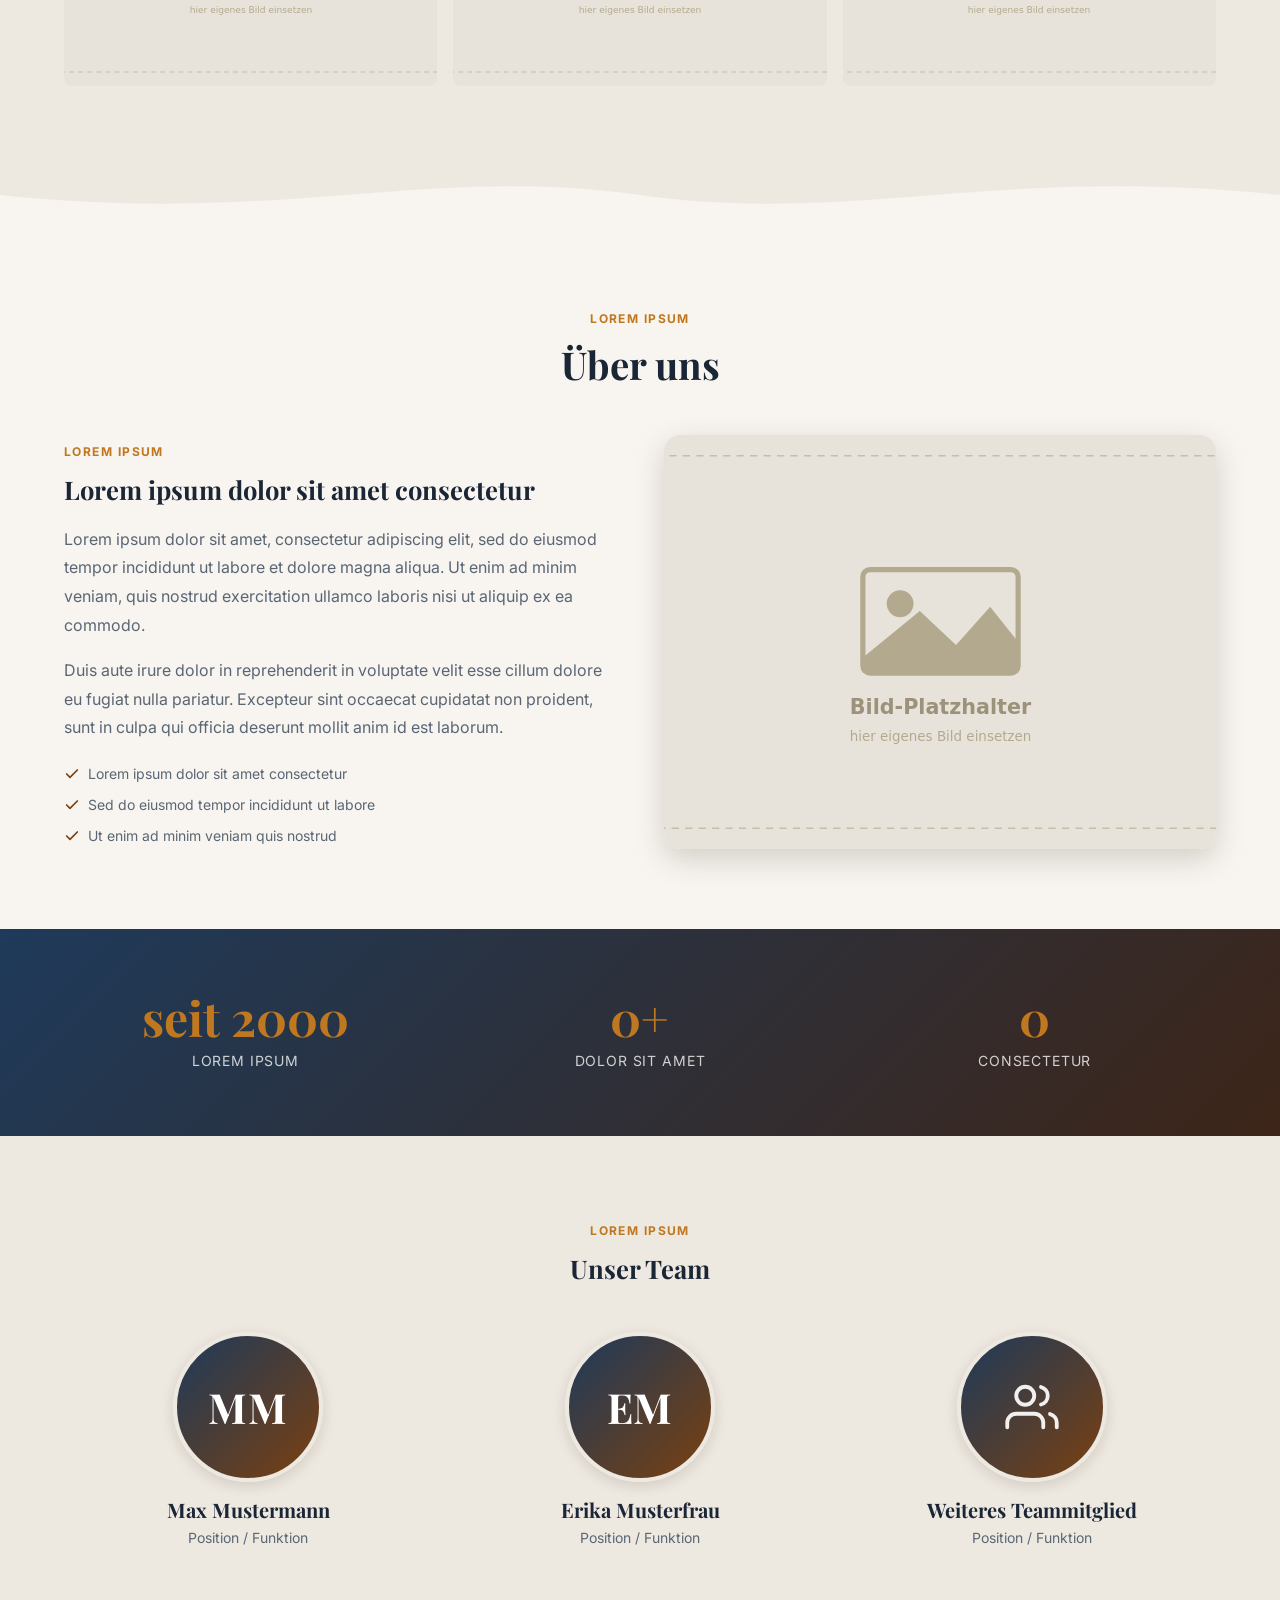
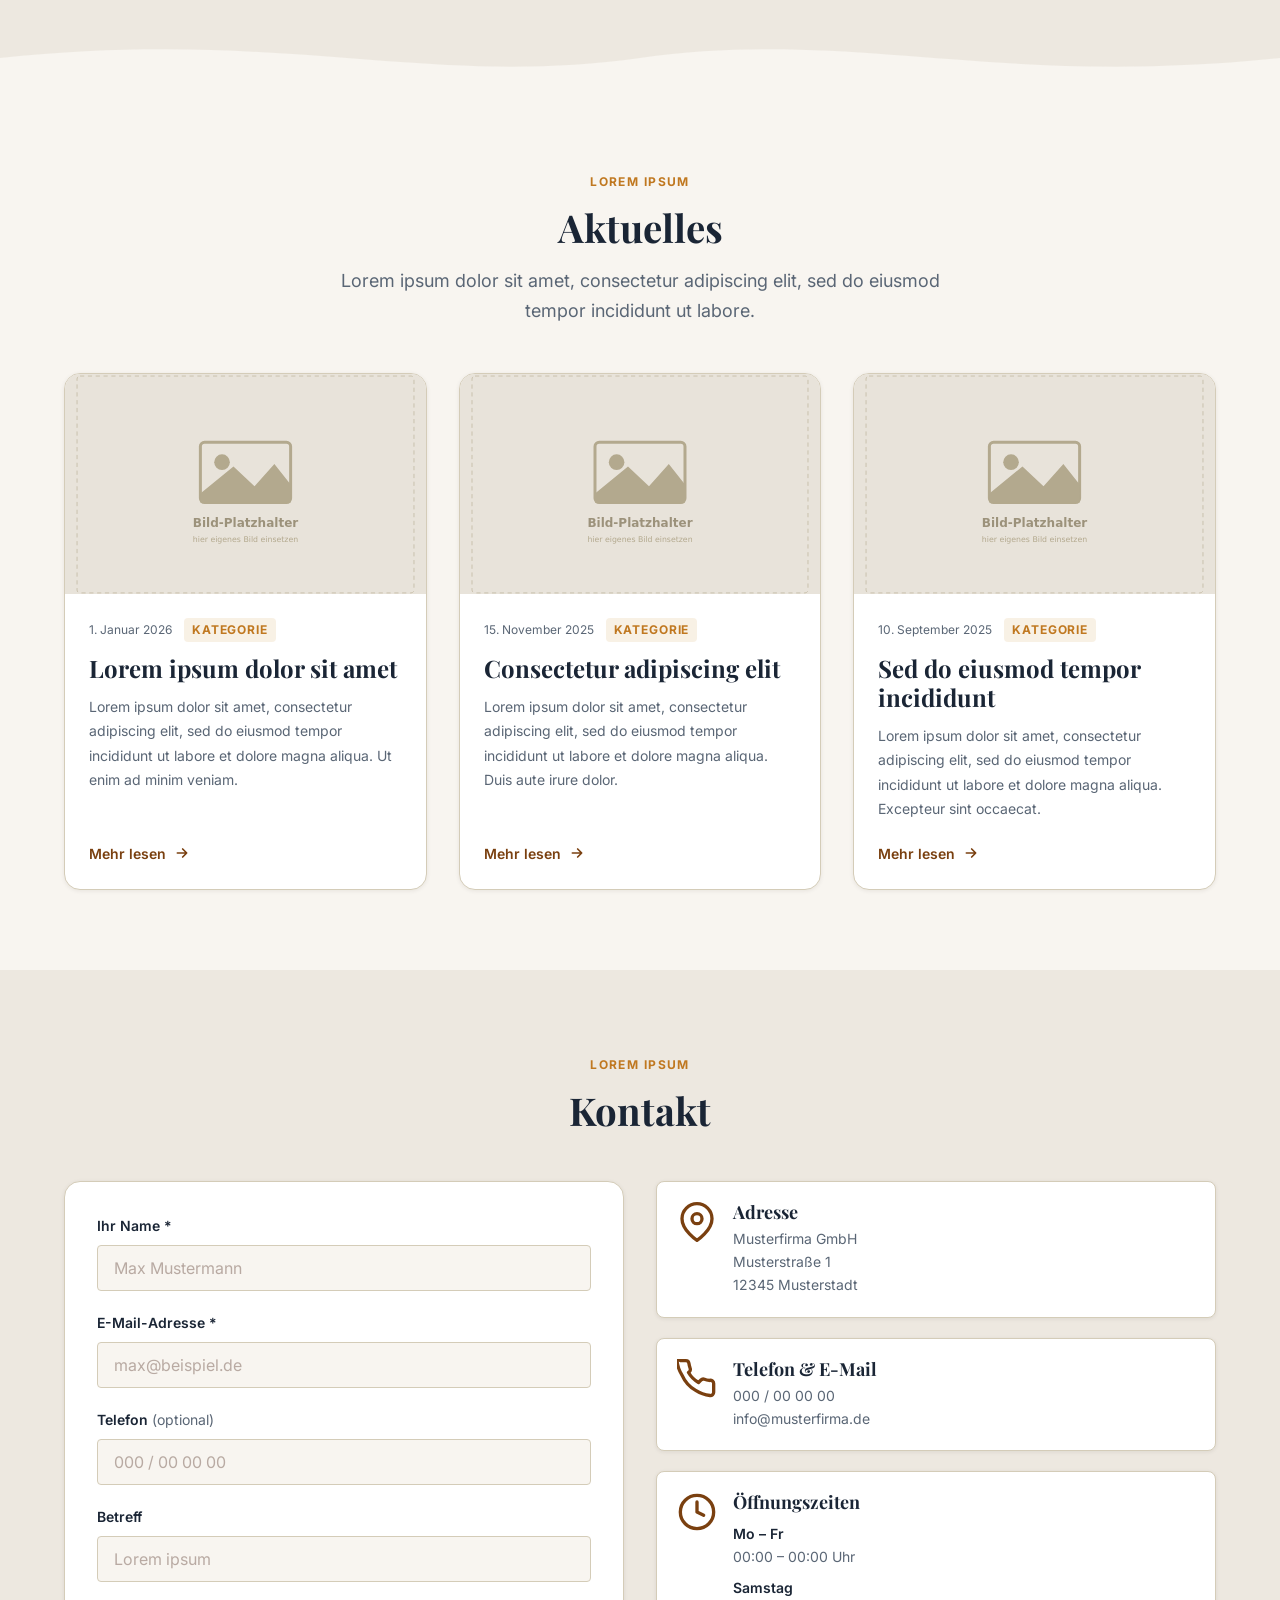
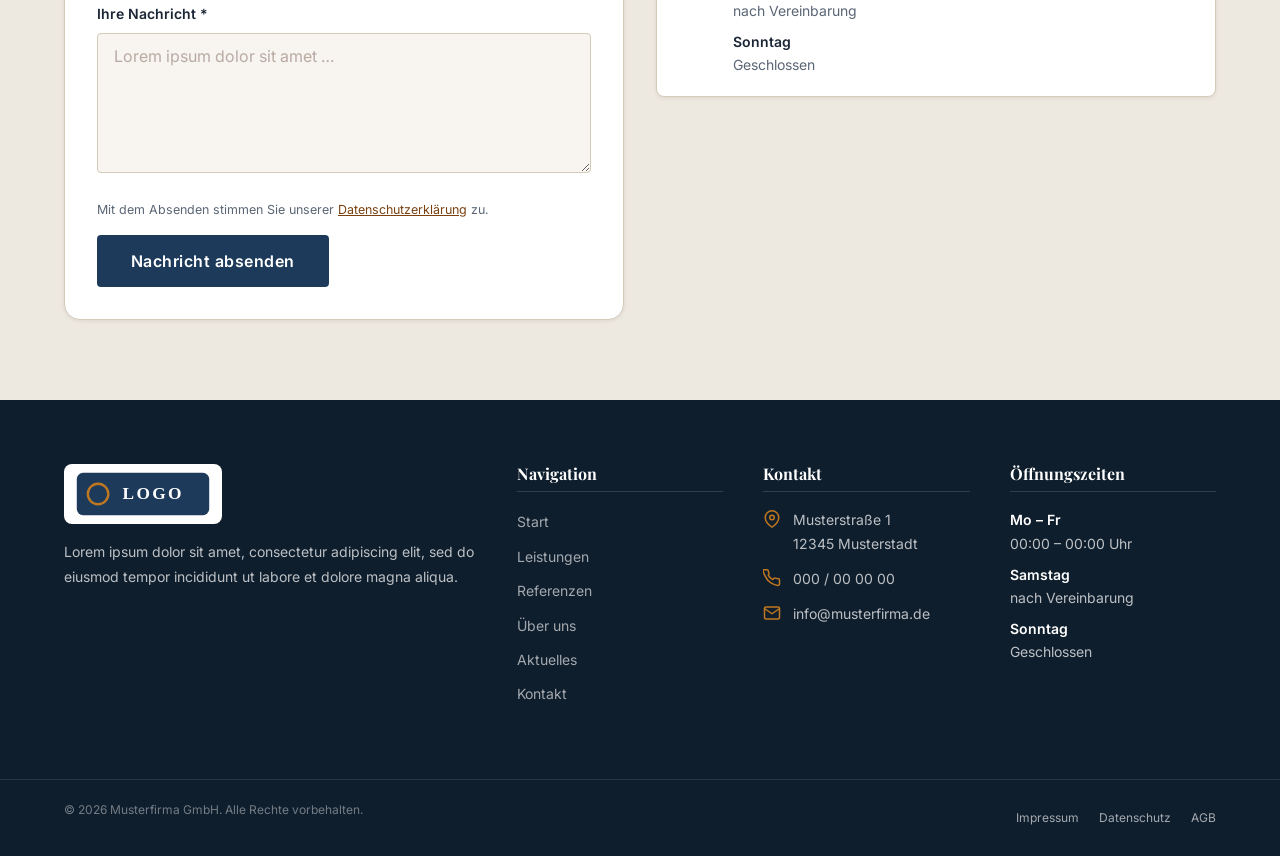
<file: generic/index.html>
<!DOCTYPE html>
<html lang="de">
<head>
  <meta charset="UTF-8" />
  <meta name="viewport" content="width=device-width, initial-scale=1.0" />

  <title>Musterfirma GmbH – Ihr Slogan kommt hierhin</title>

  <meta name="description" content="Lorem ipsum dolor sit amet, consectetur adipiscing elit. Platzhalter-Beschreibung – hier kommt der individuelle Text Ihrer Firma hin." />

  <!-- Google Fonts: Playfair Display + Inter -->
  <link rel="preconnect" href="https://fonts.googleapis.com" />
  <link rel="preconnect" href="https://fonts.gstatic.com" crossorigin />
  <link href="https://fonts.googleapis.com/css2?family=Inter:wght@400;500;600;700&family=Playfair+Display:ital,wght@0,700;0,800;1,700&display=swap" rel="stylesheet" />

  <link rel="icon" type="image/svg+xml" href="assets/logo-placeholder.svg" />

  <link rel="stylesheet" href="css/style.css" />
</head>
<body>

  <!-- Scroll-Fortschrittsbalken (wird per JS befüllt) -->
  <div class="scroll-progress" role="progressbar" aria-hidden="true"></div>

  <a href="#start" class="skip-link">Zum Inhalt springen</a>

  <!-- ============================================================
       HEADER & NAVIGATION
       ============================================================ -->
  <header class="site-header">
    <div class="container header-inner">

      <!-- LOGO: Platzhalter – durch eigenes Logo ersetzen -->
      <a href="#start" class="logo" aria-label="Musterfirma GmbH – zur Startseite">
        <img class="logo__img" src="assets/logo-placeholder.svg"
          alt="Musterfirma GmbH – Logo-Platzhalter"
          width="170" height="56" />
      </a>

      <button class="nav-toggle" aria-expanded="false" aria-controls="main-nav" aria-label="Menü öffnen">
        <span class="nav-toggle__bar"></span>
        <span class="nav-toggle__bar"></span>
        <span class="nav-toggle__bar"></span>
      </button>

      <nav class="main-nav" id="main-nav" aria-label="Hauptnavigation">
        <ul class="main-nav__list" role="list">
          <li class="main-nav__item"><a href="#leistungen">Leistungen</a></li>
          <li class="main-nav__item"><a href="#referenzen">Referenzen</a></li>
          <li class="main-nav__item"><a href="#ueber-uns">Über uns</a></li>
          <li class="main-nav__item"><a href="#aktuelles">Aktuelles</a></li>
        </ul>
        <div class="main-nav__cta">
          <a href="#kontakt" class="btn btn--primary">Kontakt aufnehmen</a>
        </div>
      </nav>

    </div>
  </header>

  <main id="start">

    <!-- ============================================================
         1. HERO
         ============================================================ -->
    <section class="hero" aria-label="Willkommen">
      <div class="hero__image" aria-hidden="true">
        <img
          src="assets/placeholder.svg"
          alt=""
          width="1600" height="900"
          loading="eager" fetchpriority="high"
        />
      </div>
      <div class="hero__overlay" aria-hidden="true"></div>

      <div class="container hero__content">
        <span class="hero__tag">Lorem Ipsum &middot; Dolor Sit</span>
        <h1 class="hero__title">
          Lorem ipsum dolor sit amet –<br>
          <span class="hero__typed" aria-live="polite"></span><span class="hero__typed-cursor" aria-hidden="true"></span>
        </h1>
        <p class="hero__lead">
          Lorem ipsum dolor sit amet, consectetur adipiscing elit, sed do eiusmod
          tempor incididunt ut labore et dolore magna aliqua. Ut enim ad minim veniam,
          quis nostrud exercitation ullamco laboris.
        </p>
        <div class="hero__actions">
          <a href="#leistungen" class="btn btn--primary btn--lg">Mehr erfahren</a>
          <a href="#kontakt" class="btn btn--outline-white btn--lg">Kontakt aufnehmen</a>
        </div>
      </div>
    </section>
    <div class="wave-divider" style="background:#0F1E2D;" aria-hidden="true"><svg xmlns="http://www.w3.org/2000/svg" viewBox="0 0 1440 60" preserveAspectRatio="none"><path d="M0,30 C320,60 480,0 720,30 C960,60 1120,0 1440,30 L1440,60 L0,60 Z" fill="#F8F5F0"/></svg></div>

    <!-- ============================================================
         2. LEISTUNGEN
         ============================================================ -->
    <section class="section" id="leistungen">
      <div class="container">
        <div class="section__header">
          <span class="section__tag">Lorem Ipsum</span>
          <h2 class="section__title">Unsere Leistungen</h2>
          <p class="section__lead">
            Lorem ipsum dolor sit amet, consectetur adipiscing elit, sed do eiusmod
            tempor incididunt ut labore et dolore magna aliqua.
          </p>
        </div>

        <!-- 4 LEISTUNGSKARTEN -->
        <div class="grid-2" style="gap: 2rem; margin-bottom: 4rem;">

          <!-- LEISTUNG 1 -->
          <div class="service-detail-card" id="leistung-1">
            <div class="service-detail-card__image-wrap">
              <img class="service-detail-card__image"
                src="assets/placeholder.svg"
                alt="Bild-Platzhalter Leistung 1"
                width="800" height="500" loading="lazy" />
              <div class="service-detail-card__icon-wrap" aria-hidden="true">
                <svg class="service-detail-card__icon" viewBox="0 0 36 36" fill="none" xmlns="http://www.w3.org/2000/svg">
                  <path d="M18 5l13 7-13 7-13-7 13-7z" stroke="currentColor" stroke-width="2.2" stroke-linejoin="round"/>
                  <path d="M5 19l13 7 13-7M5 25l13 7 13-7" stroke="currentColor" stroke-width="2" stroke-linejoin="round"/>
                </svg>
              </div>
            </div>
            <div class="service-detail-card__body">
              <span class="service-detail-card__bg-num" aria-hidden="true">01</span>
              <span class="service-detail-card__tag">Kategorie</span>
              <h3 class="service-detail-card__title">Lorem ipsum dolor sit amet</h3>
              <p class="service-detail-card__text">
                Lorem ipsum dolor sit amet, consectetur adipiscing elit, sed do eiusmod
                tempor incididunt ut labore et dolore magna aliqua. Ut enim ad minim
                veniam, quis nostrud exercitation ullamco laboris nisi ut aliquip.
              </p>
              <a href="#kontakt" class="btn btn--cta">Mehr erfahren</a>
            </div>
          </div>

          <!-- LEISTUNG 2 -->
          <div class="service-detail-card" id="leistung-2">
            <div class="service-detail-card__image-wrap">
              <img class="service-detail-card__image"
                src="assets/placeholder.svg"
                alt="Bild-Platzhalter Leistung 2"
                width="800" height="500" loading="lazy" />
              <div class="service-detail-card__icon-wrap" aria-hidden="true">
                <svg class="service-detail-card__icon" viewBox="0 0 36 36" fill="none" xmlns="http://www.w3.org/2000/svg">
                  <rect x="6" y="6" width="24" height="24" rx="3" stroke="currentColor" stroke-width="2.2"/>
                  <path d="M6 14h24M14 6v24" stroke="currentColor" stroke-width="1.8"/>
                </svg>
              </div>
            </div>
            <div class="service-detail-card__body">
              <span class="service-detail-card__bg-num" aria-hidden="true">02</span>
              <span class="service-detail-card__tag">Kategorie</span>
              <h3 class="service-detail-card__title">Consectetur adipiscing elit</h3>
              <p class="service-detail-card__text">
                Lorem ipsum dolor sit amet, consectetur adipiscing elit, sed do eiusmod
                tempor incididunt ut labore et dolore magna aliqua. Duis aute irure dolor
                in reprehenderit in voluptate velit esse cillum dolore.
              </p>
              <a href="#kontakt" class="btn btn--cta">Mehr erfahren</a>
            </div>
          </div>

          <!-- LEISTUNG 3 -->
          <div class="service-detail-card" id="leistung-3">
            <div class="service-detail-card__image-wrap">
              <img class="service-detail-card__image"
                src="assets/placeholder.svg"
                alt="Bild-Platzhalter Leistung 3"
                width="800" height="500" loading="lazy" />
              <div class="service-detail-card__icon-wrap" aria-hidden="true">
                <svg class="service-detail-card__icon" viewBox="0 0 36 36" fill="none" xmlns="http://www.w3.org/2000/svg">
                  <circle cx="18" cy="18" r="13" stroke="currentColor" stroke-width="2.2"/>
                  <path d="M18 10v8l5 3" stroke="currentColor" stroke-width="2" stroke-linecap="round" stroke-linejoin="round"/>
                </svg>
              </div>
            </div>
            <div class="service-detail-card__body">
              <span class="service-detail-card__bg-num" aria-hidden="true">03</span>
              <span class="service-detail-card__tag">Kategorie</span>
              <h3 class="service-detail-card__title">Sed do eiusmod tempor</h3>
              <p class="service-detail-card__text">
                Lorem ipsum dolor sit amet, consectetur adipiscing elit, sed do eiusmod
                tempor incididunt ut labore et dolore magna aliqua. Excepteur sint
                occaecat cupidatat non proident, sunt in culpa qui officia.
              </p>
              <a href="#kontakt" class="btn btn--cta">Mehr erfahren</a>
            </div>
          </div>

          <!-- LEISTUNG 4 -->
          <div class="service-detail-card" id="leistung-4">
            <div class="service-detail-card__image-wrap">
              <img class="service-detail-card__image"
                src="assets/placeholder.svg"
                alt="Bild-Platzhalter Leistung 4"
                width="800" height="500" loading="lazy" />
              <div class="service-detail-card__icon-wrap" aria-hidden="true">
                <svg class="service-detail-card__icon" viewBox="0 0 36 36" fill="none" xmlns="http://www.w3.org/2000/svg">
                  <path d="M18 4l3.6 8.4L30 14l-6 6 1.5 9-7.5-4-7.5 4L12 20l-6-6 8.4-1.6L18 4z" stroke="currentColor" stroke-width="2.2" stroke-linejoin="round"/>
                </svg>
              </div>
            </div>
            <div class="service-detail-card__body">
              <span class="service-detail-card__bg-num" aria-hidden="true">04</span>
              <span class="service-detail-card__tag">Kategorie</span>
              <h3 class="service-detail-card__title">Ut labore et dolore magna</h3>
              <p class="service-detail-card__text">
                Lorem ipsum dolor sit amet, consectetur adipiscing elit, sed do eiusmod
                tempor incididunt ut labore et dolore magna aliqua. Nemo enim ipsam
                voluptatem quia voluptas sit aspernatur aut odit aut fugit.
              </p>
              <a href="#kontakt" class="btn btn--cta">Mehr erfahren</a>
            </div>
          </div>

        </div>

      </div>
    </section>
    <div class="wave-divider" style="background:#F8F5F0;" aria-hidden="true"><svg xmlns="http://www.w3.org/2000/svg" viewBox="0 0 1440 60" preserveAspectRatio="none"><path d="M0,30 C320,0 480,60 720,30 C960,0 1120,60 1440,30 L1440,60 L0,60 Z" fill="#EDE8E0"/></svg></div>

    <!-- ============================================================
         3. REFERENZEN
         ============================================================ -->
    <section class="section section--alt" id="referenzen">
      <div class="container">
        <div class="section__header">
          <span class="section__tag">Lorem Ipsum</span>
          <h2 class="section__title">Referenzen</h2>
          <p class="section__lead">
            Lorem ipsum dolor sit amet, consectetur adipiscing elit, sed do eiusmod
            tempor incididunt ut labore et dolore.
          </p>
        </div>

        <div class="projects-grid">

          <div class="project-item">
            <img src="assets/placeholder.svg" alt="Bild-Platzhalter Referenz 1" width="600" height="450" loading="lazy" />
            <div class="project-item__overlay">
              <span class="project-item__label">Projekt 01</span>
            </div>
          </div>

          <div class="project-item">
            <img src="assets/placeholder.svg" alt="Bild-Platzhalter Referenz 2" width="600" height="450" loading="lazy" />
            <div class="project-item__overlay">
              <span class="project-item__label">Projekt 02</span>
            </div>
          </div>

          <div class="project-item">
            <img src="assets/placeholder.svg" alt="Bild-Platzhalter Referenz 3" width="600" height="450" loading="lazy" />
            <div class="project-item__overlay">
              <span class="project-item__label">Projekt 03</span>
            </div>
          </div>

          <div class="project-item">
            <img src="assets/placeholder.svg" alt="Bild-Platzhalter Referenz 4" width="600" height="450" loading="lazy" />
            <div class="project-item__overlay">
              <span class="project-item__label">Projekt 04</span>
            </div>
          </div>

          <div class="project-item">
            <img src="assets/placeholder.svg" alt="Bild-Platzhalter Referenz 5" width="600" height="450" loading="lazy" />
            <div class="project-item__overlay">
              <span class="project-item__label">Projekt 05</span>
            </div>
          </div>

          <div class="project-item">
            <img src="assets/placeholder.svg" alt="Bild-Platzhalter Referenz 6" width="600" height="450" loading="lazy" />
            <div class="project-item__overlay">
              <span class="project-item__label">Projekt 06</span>
            </div>
          </div>

        </div>
      </div>
    </section>
    <div class="wave-divider" style="background:#EDE8E0;" aria-hidden="true"><svg xmlns="http://www.w3.org/2000/svg" viewBox="0 0 1440 60" preserveAspectRatio="none"><path d="M0,30 C320,60 480,0 720,30 C960,60 1120,0 1440,30 L1440,60 L0,60 Z" fill="#F8F5F0"/></svg></div>

    <!-- ============================================================
         4. ÜBER UNS
         ============================================================ -->
    <section class="section" id="ueber-uns">
      <div class="container">
        <div class="section__header">
          <span class="section__tag">Lorem Ipsum</span>
          <h2 class="section__title">Über uns</h2>
        </div>

        <!-- Firmengeschichte: Text + Foto -->
        <div class="about-grid">
          <div>
            <span class="about-content__tag">Lorem Ipsum</span>
            <h3 class="about-content__title">Lorem ipsum dolor sit amet consectetur</h3>
            <p class="about-content__text">
              Lorem ipsum dolor sit amet, consectetur adipiscing elit, sed do eiusmod
              tempor incididunt ut labore et dolore magna aliqua. Ut enim ad minim veniam,
              quis nostrud exercitation ullamco laboris nisi ut aliquip ex ea commodo.
            </p>
            <p class="about-content__text">
              Duis aute irure dolor in reprehenderit in voluptate velit esse cillum dolore
              eu fugiat nulla pariatur. Excepteur sint occaecat cupidatat non proident,
              sunt in culpa qui officia deserunt mollit anim id est laborum.
            </p>
            <ul style="list-style:none;padding:0;margin-top:1.25rem;display:flex;flex-direction:column;gap:0.5rem;">
              <li style="display:flex;align-items:center;gap:0.5rem;font-size:0.875rem;color:var(--color-text-muted);">
                <svg width="16" height="16" viewBox="0 0 24 24" fill="none" stroke="var(--color-secondary)" stroke-width="2.5" stroke-linecap="round" stroke-linejoin="round" aria-hidden="true"><path d="M20 6L9 17l-5-5"/></svg>
                Lorem ipsum dolor sit amet consectetur
              </li>
              <li style="display:flex;align-items:center;gap:0.5rem;font-size:0.875rem;color:var(--color-text-muted);">
                <svg width="16" height="16" viewBox="0 0 24 24" fill="none" stroke="var(--color-secondary)" stroke-width="2.5" stroke-linecap="round" stroke-linejoin="round" aria-hidden="true"><path d="M20 6L9 17l-5-5"/></svg>
                Sed do eiusmod tempor incididunt ut labore
              </li>
              <li style="display:flex;align-items:center;gap:0.5rem;font-size:0.875rem;color:var(--color-text-muted);">
                <svg width="16" height="16" viewBox="0 0 24 24" fill="none" stroke="var(--color-secondary)" stroke-width="2.5" stroke-linecap="round" stroke-linejoin="round" aria-hidden="true"><path d="M20 6L9 17l-5-5"/></svg>
                Ut enim ad minim veniam quis nostrud
              </li>
            </ul>
          </div>

          <div class="about-image">
            <img
              src="assets/placeholder.svg"
              alt="Bild-Platzhalter Über uns"
              width="800" height="600" loading="lazy" />
          </div>
        </div>
      </div>
    </section>

    <!-- Kennzahlen-Balken -->
    <div class="stats-bar" aria-label="Unsere Kennzahlen">
      <div class="container">
        <div class="stats-grid">
          <div class="stat-item">
            <div class="stat-item__number" data-from="2000" data-target="2010" data-prefix="seit ">seit 2010</div>
            <div class="stat-item__label">Lorem ipsum</div>
          </div>
          <div class="stat-item">
            <div class="stat-item__number" data-from="0" data-target="250" data-suffix="+">250+</div>
            <div class="stat-item__label">Dolor sit amet</div>
          </div>
          <div class="stat-item">
            <div class="stat-item__number" data-from="0" data-target="40">40</div>
            <div class="stat-item__label">Consectetur</div>
          </div>
        </div>
      </div>
    </div>

    <!-- Team -->
    <section class="section section--alt" aria-label="Team">
      <div class="container">
        <div class="section__header">
          <span class="section__tag">Lorem Ipsum</span>
          <h3 class="section__title">Unser Team</h3>
        </div>

        <div class="team-grid">

          <div class="team-card">
            <div class="team-card__avatar" aria-hidden="true">MM</div>
            <h4 class="team-card__name">Max Mustermann</h4>
            <p class="team-card__role">Position / Funktion</p>
          </div>

          <div class="team-card">
            <div class="team-card__avatar" aria-hidden="true">EM</div>
            <h4 class="team-card__name">Erika Musterfrau</h4>
            <p class="team-card__role">Position / Funktion</p>
          </div>

          <div class="team-card">
            <div class="team-card__avatar" aria-hidden="true">
              <svg viewBox="0 0 24 24" fill="none" stroke="currentColor" stroke-width="1.7" stroke-linecap="round" stroke-linejoin="round">
                <path d="M17 21v-2a4 4 0 0 0-4-4H5a4 4 0 0 0-4 4v2"/><circle cx="9" cy="7" r="4"/>
                <path d="M23 21v-2a4 4 0 0 0-3-3.87"/><path d="M16 3.13a4 4 0 0 1 0 7.75"/>
              </svg>
            </div>
            <h4 class="team-card__name">Weiteres Teammitglied</h4>
            <p class="team-card__role">Position / Funktion</p>
          </div>

        </div>
      </div>
    </section>
    <div class="wave-divider" style="background:#EDE8E0;" aria-hidden="true"><svg xmlns="http://www.w3.org/2000/svg" viewBox="0 0 1440 60" preserveAspectRatio="none"><path d="M0,30 C320,0 480,60 720,30 C960,0 1120,60 1440,30 L1440,60 L0,60 Z" fill="#F8F5F0"/></svg></div>

    <!-- ============================================================
         5. AKTUELLES
         ============================================================ -->
    <section class="section" id="aktuelles">
      <div class="container">
        <div class="section__header">
          <span class="section__tag">Lorem Ipsum</span>
          <h2 class="section__title">Aktuelles</h2>
          <p class="section__lead">
            Lorem ipsum dolor sit amet, consectetur adipiscing elit, sed do eiusmod
            tempor incididunt ut labore.
          </p>
        </div>

        <div class="news-grid">

          <article class="news-card">
            <div class="news-card__image-wrap">
              <img class="news-card__image"
                src="assets/placeholder.svg"
                alt="Bild-Platzhalter Beitrag 1"
                width="800" height="500" loading="lazy" />
            </div>
            <div class="news-card__body">
              <div class="news-card__meta">
                <time class="news-card__date" datetime="2026-01-01">1. Januar 2026</time>
                <span class="news-card__cat">Kategorie</span>
              </div>
              <h3 class="news-card__title"><a href="#aktuelles">Lorem ipsum dolor sit amet</a></h3>
              <p class="news-card__text">
                Lorem ipsum dolor sit amet, consectetur adipiscing elit, sed do eiusmod
                tempor incididunt ut labore et dolore magna aliqua. Ut enim ad minim veniam.
              </p>
              <a href="#aktuelles" class="news-card__link">
                Mehr lesen
                <svg viewBox="0 0 24 24" fill="none" stroke="currentColor" stroke-width="2.5" stroke-linecap="round" stroke-linejoin="round" aria-hidden="true"><path d="M5 12h14M13 6l6 6-6 6"/></svg>
              </a>
            </div>
          </article>

          <article class="news-card">
            <div class="news-card__image-wrap">
              <img class="news-card__image"
                src="assets/placeholder.svg"
                alt="Bild-Platzhalter Beitrag 2"
                width="800" height="500" loading="lazy" />
            </div>
            <div class="news-card__body">
              <div class="news-card__meta">
                <time class="news-card__date" datetime="2025-11-15">15. November 2025</time>
                <span class="news-card__cat">Kategorie</span>
              </div>
              <h3 class="news-card__title"><a href="#aktuelles">Consectetur adipiscing elit</a></h3>
              <p class="news-card__text">
                Lorem ipsum dolor sit amet, consectetur adipiscing elit, sed do eiusmod
                tempor incididunt ut labore et dolore magna aliqua. Duis aute irure dolor.
              </p>
              <a href="#aktuelles" class="news-card__link">
                Mehr lesen
                <svg viewBox="0 0 24 24" fill="none" stroke="currentColor" stroke-width="2.5" stroke-linecap="round" stroke-linejoin="round" aria-hidden="true"><path d="M5 12h14M13 6l6 6-6 6"/></svg>
              </a>
            </div>
          </article>

          <article class="news-card">
            <div class="news-card__image-wrap">
              <img class="news-card__image"
                src="assets/placeholder.svg"
                alt="Bild-Platzhalter Beitrag 3"
                width="800" height="500" loading="lazy" />
            </div>
            <div class="news-card__body">
              <div class="news-card__meta">
                <time class="news-card__date" datetime="2025-09-10">10. September 2025</time>
                <span class="news-card__cat">Kategorie</span>
              </div>
              <h3 class="news-card__title"><a href="#aktuelles">Sed do eiusmod tempor incididunt</a></h3>
              <p class="news-card__text">
                Lorem ipsum dolor sit amet, consectetur adipiscing elit, sed do eiusmod
                tempor incididunt ut labore et dolore magna aliqua. Excepteur sint occaecat.
              </p>
              <a href="#aktuelles" class="news-card__link">
                Mehr lesen
                <svg viewBox="0 0 24 24" fill="none" stroke="currentColor" stroke-width="2.5" stroke-linecap="round" stroke-linejoin="round" aria-hidden="true"><path d="M5 12h14M13 6l6 6-6 6"/></svg>
              </a>
            </div>
          </article>

        </div>
      </div>
    </section>

    <!-- ============================================================
         6. KONTAKT
         ============================================================ -->
    <section class="section contact-section" id="kontakt">
      <div class="container">
        <div class="section__header">
          <span class="section__tag">Lorem Ipsum</span>
          <h2 class="section__title">Kontakt</h2>
        </div>

        <div class="contact-grid">

          <!-- KONTAKTFORMULAR -->
          <form class="contact-form" id="kontaktformular" novalidate>
            <div class="form-group">
              <label class="form-label" for="name">Ihr Name <span aria-hidden="true">*</span></label>
              <input class="form-control" type="text" id="name" name="name" required autocomplete="name" placeholder="Max Mustermann" />
            </div>
            <div class="form-group">
              <label class="form-label" for="email">E-Mail-Adresse <span aria-hidden="true">*</span></label>
              <input class="form-control" type="email" id="email" name="email" required autocomplete="email" placeholder="max@beispiel.de" />
            </div>
            <div class="form-group">
              <label class="form-label" for="telefon">Telefon <span style="font-weight:400;color:var(--color-text-muted);">(optional)</span></label>
              <input class="form-control" type="tel" id="telefon" name="telefon" autocomplete="tel" placeholder="000 / 00 00 00" />
            </div>
            <div class="form-group">
              <label class="form-label" for="betreff">Betreff</label>
              <input class="form-control" type="text" id="betreff" name="betreff" placeholder="Lorem ipsum" />
            </div>
            <div class="form-group">
              <label class="form-label" for="nachricht">Ihre Nachricht <span aria-hidden="true">*</span></label>
              <textarea class="form-control" id="nachricht" name="nachricht" required placeholder="Lorem ipsum dolor sit amet …"></textarea>
            </div>
            <p style="font-size:0.78rem;color:var(--color-text-muted);margin-bottom:1rem;line-height:1.5;">
              Mit dem Absenden stimmen Sie unserer
              <a href="#" style="color:var(--color-secondary);text-decoration:underline;">Datenschutzerklärung</a> zu.
            </p>
            <button type="submit" class="btn btn--primary btn--lg">Nachricht absenden</button>
          </form>

          <!-- KONTAKTINFORMATIONEN -->
          <div class="contact-info">

            <div class="contact-info-card">
              <svg class="contact-info-card__icon" viewBox="0 0 24 24" fill="none" stroke="currentColor" stroke-width="2" stroke-linecap="round" stroke-linejoin="round" aria-hidden="true">
                <path d="M21 10c0 7-9 13-9 13s-9-6-9-13a9 9 0 0118 0z"/><circle cx="12" cy="10" r="3"/>
              </svg>
              <div>
                <h3 class="contact-info-card__title">Adresse</h3>
                <address class="contact-info-card__text">
                  Musterfirma GmbH<br>
                  Musterstraße 1<br>
                  12345 Musterstadt
                </address>
              </div>
            </div>

            <div class="contact-info-card">
              <svg class="contact-info-card__icon" viewBox="0 0 24 24" fill="none" stroke="currentColor" stroke-width="2" stroke-linecap="round" stroke-linejoin="round" aria-hidden="true">
                <path d="M22 16.92v3a2 2 0 01-2.18 2 19.79 19.79 0 01-8.63-3.07A19.5 19.5 0 013.07 9.81a19.79 19.79 0 01-3.07-8.7A2 2 0 012.18 1h3a2 2 0 012 1.72c.127.96.361 1.903.7 2.81a2 2 0 01-.45 2.11L6.91 8.09a16 16 0 006 6l1.46-1.46a2 2 0 012.11-.45c.907.339 1.85.573 2.81.7A2 2 0 0122 14.92z"/>
              </svg>
              <div>
                <h3 class="contact-info-card__title">Telefon &amp; E-Mail</h3>
                <p class="contact-info-card__text">
                  <a href="tel:+490000000000">000 / 00 00 00</a><br>
                  <a href="mailto:info@musterfirma.de">info@musterfirma.de</a>
                </p>
              </div>
            </div>

            <div class="contact-info-card">
              <svg class="contact-info-card__icon" viewBox="0 0 24 24" fill="none" stroke="currentColor" stroke-width="2" stroke-linecap="round" stroke-linejoin="round" aria-hidden="true">
                <circle cx="12" cy="12" r="10"/><path d="M12 6v6l4 2"/>
              </svg>
              <div>
                <h3 class="contact-info-card__title">Öffnungszeiten</h3>
                <dl class="hours-list">
                  <dt>Mo – Fr</dt><dd>00:00 – 00:00 Uhr</dd>
                  <dt>Samstag</dt><dd>nach Vereinbarung</dd>
                  <dt>Sonntag</dt><dd>Geschlossen</dd>
                </dl>
              </div>
            </div>

          </div>
        </div>
      </div>
    </section>

  </main>

  <!-- ============================================================
       FOOTER
       ============================================================ -->
  <footer class="site-footer">
    <div class="container footer-main">

      <div>
        <div class="footer-brand__logo">
          <img class="footer-brand__img" src="assets/logo-placeholder.svg"
            alt="Musterfirma GmbH – Logo-Platzhalter"
            width="170" height="56" />
        </div>
        <p class="footer-brand__desc">
          Lorem ipsum dolor sit amet, consectetur adipiscing elit, sed do eiusmod
          tempor incididunt ut labore et dolore magna aliqua.
        </p>
      </div>

      <div>
        <h3 class="footer-col__title">Navigation</h3>
        <nav aria-label="Footer-Navigation">
          <ul class="footer-nav__list">
            <li><a href="#start">Start</a></li>
            <li><a href="#leistungen">Leistungen</a></li>
            <li><a href="#referenzen">Referenzen</a></li>
            <li><a href="#ueber-uns">Über uns</a></li>
            <li><a href="#aktuelles">Aktuelles</a></li>
            <li><a href="#kontakt">Kontakt</a></li>
          </ul>
        </nav>
      </div>

      <div>
        <h3 class="footer-col__title">Kontakt</h3>
        <address>
          <div class="footer-contact__item">
            <svg class="footer-contact__icon" viewBox="0 0 24 24" fill="none" stroke="currentColor" stroke-width="2" stroke-linecap="round" stroke-linejoin="round" aria-hidden="true">
              <path d="M21 10c0 7-9 13-9 13s-9-6-9-13a9 9 0 0118 0z"/><circle cx="12" cy="10" r="3"/>
            </svg>
            <span>Musterstraße 1<br>12345 Musterstadt</span>
          </div>
          <div class="footer-contact__item">
            <svg class="footer-contact__icon" viewBox="0 0 24 24" fill="none" stroke="currentColor" stroke-width="2" stroke-linecap="round" stroke-linejoin="round" aria-hidden="true">
              <path d="M22 16.92v3a2 2 0 01-2.18 2 19.79 19.79 0 01-8.63-3.07A19.5 19.5 0 013.07 9.81a19.79 19.79 0 01-3.07-8.7A2 2 0 012.18 1h3a2 2 0 012 1.72c.127.96.361 1.903.7 2.81a2 2 0 01-.45 2.11L6.91 8.09a16 16 0 006 6l1.46-1.46a2 2 0 012.11-.45c.907.339 1.85.573 2.81.7A2 2 0 0122 14.92z"/>
            </svg>
            <a href="tel:+490000000000">000 / 00 00 00</a>
          </div>
          <div class="footer-contact__item">
            <svg class="footer-contact__icon" viewBox="0 0 24 24" fill="none" stroke="currentColor" stroke-width="2" stroke-linecap="round" stroke-linejoin="round" aria-hidden="true">
              <rect x="2" y="4" width="20" height="16" rx="2"/><polyline points="22,6 12,13 2,6"/>
            </svg>
            <a href="mailto:info@musterfirma.de">info@musterfirma.de</a>
          </div>
        </address>
      </div>

      <div>
        <h3 class="footer-col__title">Öffnungszeiten</h3>
        <dl class="footer-hours">
          <dt>Mo – Fr</dt><dd>00:00 – 00:00 Uhr</dd>
          <dt>Samstag</dt><dd>nach Vereinbarung</dd>
          <dt>Sonntag</dt><dd>Geschlossen</dd>
        </dl>
      </div>

    </div>

    <div class="footer-bottom">
      <div class="container footer-bottom__inner">
        <p>&copy; 2026 Musterfirma GmbH. Alle Rechte vorbehalten.</p>
        <div class="footer-bottom__links">
          <a href="#">Impressum</a>
          <a href="#">Datenschutz</a>
          <a href="#">AGB</a>
        </div>
      </div>
    </div>
  </footer>

  <script src="js/main.js"></script>
</body>
</html>
</file>
<file: css/style.css>
/* =============================================
   style.css – Handwerksbetrieb Website-Vorlage
   Zimmerei / Schreinerei
   ============================================= */

/* =============================================
   1. CSS-VARIABLEN
   Alle Farben, Schriften und Abstände zentral
   anpassen – wirkt auf alle Seiten.
   ============================================= */
:root {
  /* FARBEN HIER ANPASSEN */
  --color-primary:        #1E3A5A;   /* Stahl-Blau – Hauptfarbe */
  --color-primary-hover:  #162D47;
  --color-secondary:      #7A4010;   /* Kupfer/Rost – Akzentfarbe */
  --color-secondary-hover:#5E3008;
  --color-accent:         #C07820;   /* Warmes Kupfer-Amber – CTA */
  --color-bg:             #F8F5F0;   /* Warmes Weiß – Seitenhintergrund */
  --color-bg-alt:         #EDE8E0;   /* Helles Warm-Beige */
  --color-bg-dark:        #0F1E2D;   /* Sehr dunkles Stahl – Footer */
  --color-text:           #1A2535;
  --color-text-muted:     #5A6675;
  --color-white:          #FFFFFF;
  --color-border:         #D4CCB8;

  /* SCHRIFTEN HIER ANPASSEN */
  --font-heading: 'Playfair Display', Georgia, 'Times New Roman', serif;
  --font-body:    'Inter', -apple-system, BlinkMacSystemFont, 'Segoe UI', Roboto, Oxygen, Ubuntu, sans-serif;

  /* Schriftgrößen */
  --fs-xs:   0.75rem;
  --fs-sm:   0.875rem;
  --fs-base: 1rem;
  --fs-md:   1.125rem;
  --fs-lg:   1.25rem;
  --fs-xl:   1.5rem;
  --fs-2xl:  2rem;
  --fs-3xl:  2.5rem;
  --fs-4xl:  3rem;

  /* Abstände */
  --space-1:  0.25rem;
  --space-2:  0.5rem;
  --space-3:  0.75rem;
  --space-4:  1rem;
  --space-5:  1.25rem;
  --space-6:  1.5rem;
  --space-8:  2rem;
  --space-10: 2.5rem;
  --space-12: 3rem;
  --space-16: 4rem;
  --space-20: 5rem;
  --space-24: 6rem;

  /* Layout */
  --container-max: 1200px;
  --header-height: 70px;

  /* Radien & Schatten */
  --radius-sm:  4px;
  --radius-md:  8px;
  --radius-lg:  16px;
  --shadow-sm:  0 1px 4px rgba(44, 26, 14, 0.08);
  --shadow-md:  0 4px 14px rgba(44, 26, 14, 0.13);
  --shadow-lg:  0 10px 30px rgba(44, 26, 14, 0.18);

  /* Übergänge */
  --transition: 0.28s ease;
}

/* =============================================
   2. RESET & GRUNDSTILE
   ============================================= */
*, *::before, *::after {
  box-sizing: border-box;
  margin: 0;
  padding: 0;
}

html {
  scroll-behavior: smooth;
  font-size: 16px;
}

body {
  font-family: var(--font-body);
  font-size: var(--fs-base);
  color: var(--color-text);
  background-color: var(--color-bg);
  line-height: 1.65;
  -webkit-font-smoothing: antialiased;
}

img {
  max-width: 100%;
  height: auto;
  display: block;
}

a {
  color: inherit;
  text-decoration: none;
}

ul { list-style: none; }

address { font-style: normal; }

/* =============================================
   3. TYPOGRAFIE
   ============================================= */
h1, h2, h3, h4, h5, h6 {
  font-family: var(--font-heading);
  line-height: 1.2;
  color: var(--color-text);
}

h1 { font-size: clamp(var(--fs-2xl),  5vw, var(--fs-4xl)); }
h2 { font-size: clamp(var(--fs-xl),   3vw, var(--fs-3xl)); }
h3 { font-size: clamp(var(--fs-lg),   2vw, var(--fs-2xl)); }
h4 { font-size: var(--fs-xl); }
h5 { font-size: var(--fs-lg); }
h6 { font-size: var(--fs-md); }

p { margin-bottom: var(--space-4); }
p:last-child { margin-bottom: 0; }

/* =============================================
   4. LAYOUT-HELFER
   ============================================= */
.container {
  width: 100%;
  max-width: var(--container-max);
  margin-inline: auto;
  padding-inline: var(--space-6);
}

.section {
  padding-block: var(--space-20);
}

.section--alt  { background-color: var(--color-bg-alt); }
.section--dark {
  background-color: var(--color-bg-dark);
  color: var(--color-white);
}

.section__header {
  text-align: center;
  margin-bottom: var(--space-12);
}

.section__tag {
  display: inline-block;
  font-size: var(--fs-xs);
  font-weight: 700;
  letter-spacing: 0.12em;
  text-transform: uppercase;
  color: var(--color-accent);
  margin-bottom: var(--space-3);
}

.section__title { margin-bottom: var(--space-4); }

.section__lead {
  font-size: var(--fs-md);
  color: var(--color-text-muted);
  max-width: 600px;
  margin-inline: auto;
}

/* Grids */
.grid-2 { display: grid; gap: var(--space-6); }
.grid-3 { display: grid; gap: var(--space-6); }
.grid-4 { display: grid; gap: var(--space-6); }

/* =============================================
   5. BUTTONS
   ============================================= */
.btn {
  display: inline-flex;
  align-items: center;
  gap: var(--space-2);
  padding: var(--space-3) var(--space-6);
  border-radius: var(--radius-sm);
  font-family: var(--font-body);
  font-size: var(--fs-sm);
  font-weight: 600;
  letter-spacing: 0.03em;
  cursor: pointer;
  border: 2px solid transparent;
  transition:
    background-color var(--transition),
    color var(--transition),
    border-color var(--transition),
    transform var(--transition),
    box-shadow var(--transition);
  text-align: center;
  white-space: nowrap;
  line-height: 1;
}

.btn:hover { transform: translateY(-2px); box-shadow: var(--shadow-sm); }
.btn:active { transform: translateY(0); }

.btn--primary {
  background-color: var(--color-primary);
  color: var(--color-white);
  border-color: var(--color-primary);
}
.btn--primary:hover {
  background-color: var(--color-primary-hover);
  border-color: var(--color-primary-hover);
}

.btn--secondary {
  background-color: var(--color-secondary);
  color: var(--color-white);
  border-color: var(--color-secondary);
}
.btn--secondary:hover {
  background-color: var(--color-secondary-hover);
  border-color: var(--color-secondary-hover);
}

.btn--outline {
  background-color: transparent;
  color: var(--color-primary);
  border-color: var(--color-primary);
}
.btn--outline:hover {
  background-color: var(--color-primary);
  color: var(--color-white);
}

.btn--outline-white {
  background-color: transparent;
  color: var(--color-white);
  border-color: rgba(255,255,255,0.7);
}
.btn--outline-white:hover {
  background-color: var(--color-white);
  color: var(--color-primary);
  border-color: var(--color-white);
}

.btn--lg {
  padding: var(--space-4) var(--space-8);
  font-size: var(--fs-base);
}

/* =============================================
   6. HEADER & NAVIGATION
   ============================================= */
.site-header {
  position: fixed;
  inset-block-start: 0;
  inset-inline: 0;
  z-index: 1000;
  height: var(--header-height);
  background-color: var(--color-white);
  border-bottom: 1px solid var(--color-border);
  box-shadow: var(--shadow-sm);
  transition: box-shadow var(--transition);
}

.site-header.scrolled { box-shadow: var(--shadow-md); }

.header-inner {
  display: flex;
  align-items: center;
  justify-content: space-between;
  height: var(--header-height);
}

/* Logo */
.logo {
  display: flex;
  align-items: center;
  gap: var(--space-3);
  flex-shrink: 0;
}

.logo__icon { width: 44px; height: 44px; flex-shrink: 0; }

/* Offizielles Logo-Bild im Header */
.logo__img {
  height: 48px;
  width: auto;
  flex-shrink: 0;
  display: block;
}
@media (max-width: 420px) {
  .logo__img { height: 40px; }
}

.logo__text {
  display: flex;
  flex-direction: column;
  line-height: 1.2;
}

.logo__name {
  font-family: var(--font-heading);
  font-size: var(--fs-lg);
  font-weight: 700;
  color: var(--color-primary);
}

.logo__sub {
  font-size: var(--fs-xs);
  color: var(--color-text-muted);
  letter-spacing: 0.06em;
  text-transform: uppercase;
}

/* Hauptnavigation */
.main-nav {
  display: flex;
  align-items: center;
  gap: var(--space-2);
}

.main-nav__list {
  display: flex;
  align-items: center;
  gap: var(--space-1);
}

.main-nav__item a {
  display: block;
  padding: var(--space-2) var(--space-4);
  font-size: var(--fs-sm);
  font-weight: 500;
  color: var(--color-text-muted);
  border-radius: var(--radius-sm);
  transition: color var(--transition), background-color var(--transition);
}

.main-nav__item a:hover,
.main-nav__item a.active {
  color: var(--color-primary);
  background-color: var(--color-bg-alt);
}

.main-nav__cta { margin-left: var(--space-4); }

/* Hamburger-Button */
.nav-toggle {
  display: none;
  flex-direction: column;
  justify-content: center;
  align-items: center;
  gap: 5px;
  width: 40px;
  height: 40px;
  background: none;
  border: none;
  cursor: pointer;
  padding: var(--space-2);
  border-radius: var(--radius-sm);
  transition: background-color var(--transition);
}

.nav-toggle:hover { background-color: var(--color-bg-alt); }

.nav-toggle__bar {
  display: block;
  width: 22px;
  height: 2px;
  background-color: var(--color-primary);
  border-radius: 2px;
  transition: transform var(--transition), opacity var(--transition), width var(--transition);
}

.nav-toggle.is-active .nav-toggle__bar:nth-child(1) { transform: translateY(7px) rotate(45deg); }
.nav-toggle.is-active .nav-toggle__bar:nth-child(2) { opacity: 0; width: 0; }
.nav-toggle.is-active .nav-toggle__bar:nth-child(3) { transform: translateY(-7px) rotate(-45deg); }

/* =============================================
   7. HERO-BEREICHE
   ============================================= */
.hero {
  position: relative;
  min-height: 88vh;
  display: flex;
  align-items: center;
  overflow: hidden;
  margin-top: var(--header-height);
}

.hero--page { min-height: 44vh; }

.hero__image {
  position: absolute;
  inset: 0;
  z-index: 0;
}

.hero__image img {
  width: 100%;
  height: 100%;
  object-fit: cover;
  object-position: center;
}

.hero__overlay {
  position: absolute;
  inset: 0;
  background: linear-gradient(
    135deg,
    rgba(44, 26, 14, 0.82) 0%,
    rgba(92, 61, 46, 0.56) 55%,
    rgba(61, 90, 62, 0.38) 100%
  );
  z-index: 1;
}

.hero__content {
  position: relative;
  z-index: 2;
  color: var(--color-white);
  padding-block: var(--space-16);
}

.hero__tag {
  display: inline-block;
  font-size: var(--fs-xs);
  font-weight: 700;
  letter-spacing: 0.15em;
  text-transform: uppercase;
  color: var(--color-accent);
  margin-bottom: var(--space-4);
}

.hero__title {
  color: var(--color-white);
  margin-bottom: var(--space-6);
  max-width: 720px;
  text-shadow: 0 2px 10px rgba(0,0,0,0.28);
}

.hero__lead {
  font-size: clamp(var(--fs-base), 2vw, var(--fs-md));
  max-width: 560px;
  opacity: 0.92;
  margin-bottom: var(--space-8);
  line-height: 1.75;
}

.hero__actions {
  display: flex;
  flex-wrap: wrap;
  gap: var(--space-4);
}

/* =============================================
   8. FEATURE / USP-KARTEN (Homepage)
   ============================================= */
.features { display: grid; gap: var(--space-6); }

.feature-card {
  display: flex;
  gap: var(--space-4);
  padding: var(--space-6);
  background: var(--color-white);
  border-radius: var(--radius-md);
  border: 1px solid var(--color-border);
  box-shadow: var(--shadow-sm);
  transition: box-shadow var(--transition), transform var(--transition);
}

.feature-card:hover { box-shadow: var(--shadow-md); transform: translateY(-2px); }

.feature-card__icon {
  width: 48px;
  height: 48px;
  flex-shrink: 0;
  color: var(--color-secondary);
  margin-top: 2px;
}

.feature-card__title { font-size: var(--fs-lg); margin-bottom: var(--space-2); }

.feature-card__text {
  font-size: var(--fs-sm);
  color: var(--color-text-muted);
  margin-bottom: 0;
}

/* =============================================
   9. SERVICE-KARTEN (Leistungen-Vorschau)
   ============================================= */
.service-card {
  background: var(--color-white);
  border-radius: var(--radius-lg);
  border: 1px solid var(--color-border);
  overflow: hidden;
  box-shadow: var(--shadow-sm);
  transition: box-shadow var(--transition), transform var(--transition);
  display: flex;
  flex-direction: column;
}

.service-card:hover { box-shadow: var(--shadow-lg); transform: translateY(-4px); }

.service-card__icon-wrap {
  display: flex;
  align-items: center;
  justify-content: center;
  width: 72px;
  height: 72px;
  border-radius: 50%;
  background-color: var(--color-bg-alt);
  margin: var(--space-8) auto var(--space-4);
  transition: background-color var(--transition);
}

.service-card:hover .service-card__icon-wrap { background-color: rgba(61,90,62,0.12); }

.service-card__icon { width: 36px; height: 36px; color: var(--color-secondary); }

.service-card__body {
  padding: 0 var(--space-6) var(--space-8);
  text-align: center;
  display: flex;
  flex-direction: column;
  flex: 1;
}

.service-card__title { font-size: var(--fs-xl); margin-bottom: var(--space-3); }

.service-card__text {
  color: var(--color-text-muted);
  margin-bottom: var(--space-6);
  font-size: var(--fs-sm);
  flex: 1;
}

/* =============================================
   10. SERVICE-DETAIL-KARTEN (Leistungen-Seite)
   ============================================= */
.service-detail-card {
  --sdc-img-h: 220px;
  position: relative;          /* Containing-Block fuer das ueberlappende Icon */
  background: var(--color-white);
  border-radius: var(--radius-lg);
  border: 1px solid var(--color-border);
  box-shadow: var(--shadow-sm);
  overflow: hidden;
  transition: box-shadow var(--transition), transform var(--transition);
  display: flex;
  flex-direction: column;
}

.service-detail-card:hover { box-shadow: var(--shadow-lg); transform: translateY(-4px); }

.service-detail-card__image-wrap {
  /* position: static -> das Icon wird relativ zur Card (Vorfahre) positioniert und
     entkommt damit diesem overflow:hidden, das nur noch den Bild-Zoom clippt. */
  position: static;
  overflow: hidden;
  height: var(--sdc-img-h);
}

.service-detail-card__image {
  width: 100%;
  height: 100%;
  object-fit: cover;
  transition: transform 0.5s ease;
}

.service-detail-card:hover .service-detail-card__image { transform: scale(1.04); }

.service-detail-card__icon-wrap {
  display: flex;
  align-items: center;
  justify-content: center;
  width: 64px;
  height: 64px;
  border-radius: 50%;
  background-color: var(--color-secondary);
  position: absolute;
  /* sitzt auf der Bildunterkante und ragt nach unten ueber — wird dank
     position:static am image-wrap nicht mehr abgeschnitten. */
  top: calc(var(--sdc-img-h) - 32px);
  left: var(--space-6);
  box-shadow: var(--shadow-md);
}

.service-detail-card__icon { width: 30px; height: 30px; color: var(--color-white); }

.service-detail-card__body {
  padding: calc(var(--space-8) + var(--space-2)) var(--space-6) var(--space-6);
  flex: 1;
  display: flex;
  flex-direction: column;
}

.service-detail-card__tag {
  font-size: var(--fs-xs);
  font-weight: 700;
  letter-spacing: 0.1em;
  text-transform: uppercase;
  color: var(--color-accent);
  margin-bottom: var(--space-3);
}

.service-detail-card__title { font-size: var(--fs-xl); margin-bottom: var(--space-3); }

.service-detail-card__text {
  color: var(--color-text-muted);
  font-size: var(--fs-sm);
  line-height: 1.7;
  flex: 1;
  margin-bottom: var(--space-5);
}

/* =============================================
   11. PROJEKT-REFERENZEN (Homepage)
   ============================================= */
.projects-grid { display: grid; gap: var(--space-4); }

.project-item {
  position: relative;
  overflow: hidden;
  border-radius: var(--radius-md);
  aspect-ratio: 4/3;
  cursor: pointer;
}

.project-item img {
  width: 100%;
  height: 100%;
  object-fit: cover;
  transition: transform 0.5s ease;
}

.project-item:hover img { transform: scale(1.06); }

.project-item__overlay {
  position: absolute;
  inset: 0;
  background: linear-gradient(to top, rgba(44,26,14,0.88) 0%, rgba(44,26,14,0) 55%);
  opacity: 0;
  transition: opacity var(--transition);
  display: flex;
  align-items: flex-end;
  padding: var(--space-5);
}

.project-item:hover .project-item__overlay { opacity: 1; }

.project-item__label {
  color: var(--color-white);
  font-family: var(--font-heading);
  font-size: var(--fs-lg);
  font-weight: 600;
  text-shadow: 0 1px 4px rgba(0,0,0,0.4);
}

/* =============================================
   12. STATS / KENNZAHLEN (Über uns)
   ============================================= */
.stats-bar {
  background: linear-gradient(135deg, var(--color-primary) 0%, #3D2518 100%);
  padding-block: var(--space-16);
}

.stats-grid {
  display: grid;
  gap: var(--space-8);
  text-align: center;
}

.stat-item__number {
  font-family: var(--font-heading);
  font-size: clamp(var(--fs-2xl), 5vw, var(--fs-4xl));
  font-weight: 700;
  color: var(--color-accent);
  line-height: 1;
  margin-bottom: var(--space-2);
}

.stat-item__label {
  font-size: var(--fs-sm);
  color: rgba(255,255,255,0.78);
  letter-spacing: 0.06em;
  text-transform: uppercase;
}

/* =============================================
   13. TEAM-KARTEN (Über uns)
   ============================================= */
.team-grid { display: grid; gap: var(--space-6); }

.team-card { text-align: center; }

.team-card__photo {
  width: 150px;
  height: 150px;
  border-radius: 50%;
  object-fit: cover;
  margin: 0 auto var(--space-4);
  border: 4px solid var(--color-bg-alt);
  box-shadow: var(--shadow-md);
  transition: transform var(--transition), box-shadow var(--transition);
}

.team-card:hover .team-card__photo { transform: scale(1.04); box-shadow: var(--shadow-lg); }

/* Initialen-Avatar (Platzhalter bis echte Mitarbeiterfotos vorliegen) */
.team-card__avatar {
  width: 150px;
  height: 150px;
  border-radius: 50%;
  margin: 0 auto var(--space-4);
  border: 4px solid var(--color-bg-alt);
  box-shadow: var(--shadow-md);
  display: flex;
  align-items: center;
  justify-content: center;
  font-family: var(--font-heading);
  font-size: 2.6rem;
  font-weight: 700;
  letter-spacing: 0.02em;
  color: var(--color-white);
  background: linear-gradient(135deg, var(--color-primary) 0%, var(--color-secondary) 100%);
  transition: transform var(--transition), box-shadow var(--transition);
  user-select: none;
}

.team-card__avatar svg { width: 54px; height: 54px; color: rgba(255,255,255,0.92); }

.team-card:hover .team-card__avatar { transform: scale(1.04); box-shadow: var(--shadow-lg); }

.team-card__name { font-size: var(--fs-lg); margin-bottom: var(--space-1); }

.team-card__role {
  font-size: var(--fs-sm);
  color: var(--color-text-muted);
  margin-bottom: 0;
}

/* =============================================
   14. NEWS / BLOG-KARTEN (Aktuelles)
   ============================================= */
.news-grid { display: grid; gap: var(--space-8); }

.news-card {
  background: var(--color-white);
  border-radius: var(--radius-lg);
  border: 1px solid var(--color-border);
  overflow: hidden;
  box-shadow: var(--shadow-sm);
  transition: box-shadow var(--transition), transform var(--transition);
  display: flex;
  flex-direction: column;
}

.news-card:hover { box-shadow: var(--shadow-lg); transform: translateY(-4px); }

.news-card__image-wrap {
  overflow: hidden;
  height: 220px;
}

.news-card__image {
  width: 100%;
  height: 100%;
  object-fit: cover;
  transition: transform 0.5s ease;
}

.news-card:hover .news-card__image { transform: scale(1.04); }

.news-card__body {
  padding: var(--space-6);
  flex: 1;
  display: flex;
  flex-direction: column;
}

.news-card__meta {
  display: flex;
  align-items: center;
  gap: var(--space-3);
  margin-bottom: var(--space-3);
  flex-wrap: wrap;
}

.news-card__date {
  font-size: var(--fs-xs);
  color: var(--color-text-muted);
}

.news-card__cat {
  font-size: var(--fs-xs);
  font-weight: 700;
  letter-spacing: 0.07em;
  text-transform: uppercase;
  color: var(--color-accent);
  background-color: rgba(200, 150, 59, 0.13);
  padding: 2px var(--space-2);
  border-radius: var(--radius-sm);
}

.news-card__title { font-size: var(--fs-xl); margin-bottom: var(--space-3); }

.news-card__title a {
  color: var(--color-text);
  transition: color var(--transition);
}

.news-card__title a:hover { color: var(--color-primary); }

.news-card__text {
  color: var(--color-text-muted);
  font-size: var(--fs-sm);
  line-height: 1.75;
  flex: 1;
  margin-bottom: var(--space-5);
}

.news-card__link {
  display: inline-flex;
  align-items: center;
  gap: var(--space-2);
  font-size: var(--fs-sm);
  font-weight: 600;
  color: var(--color-secondary);
  transition: gap var(--transition);
  margin-top: auto;
}

.news-card__link:hover { gap: var(--space-3); }

.news-card__link svg {
  width: 16px;
  height: 16px;
  transition: transform var(--transition);
}

.news-card__link:hover svg { transform: translateX(3px); }

/* =============================================
   15. CTA-BANNER
   ============================================= */
.cta-banner {
  background: linear-gradient(135deg, var(--color-primary) 0%, var(--color-secondary) 100%);
  padding-block: var(--space-20);
  text-align: center;
  color: var(--color-white);
}

.cta-banner__title { color: var(--color-white); margin-bottom: var(--space-4); }

.cta-banner__text {
  opacity: 0.92;
  font-size: var(--fs-md);
  margin-bottom: var(--space-8);
  max-width: 560px;
  margin-inline: auto;
}

.cta-banner__actions {
  display: flex;
  justify-content: center;
  flex-wrap: wrap;
  gap: var(--space-4);
}

/* =============================================
   16. ÜBER UNS – Firmengeschichte
   ============================================= */
.about-grid {
  display: grid;
  gap: var(--space-12);
  align-items: center;
}

.about-image {
  border-radius: var(--radius-lg);
  overflow: hidden;
  box-shadow: var(--shadow-lg);
  aspect-ratio: 4/3;
}

.about-image img {
  width: 100%;
  height: 100%;
  object-fit: cover;
}

.about-content__tag {
  display: inline-block;
  font-size: var(--fs-xs);
  font-weight: 700;
  letter-spacing: 0.12em;
  text-transform: uppercase;
  color: var(--color-accent);
  margin-bottom: var(--space-3);
}

.about-content__title { margin-bottom: var(--space-5); }

.about-content__text {
  color: var(--color-text-muted);
  line-height: 1.8;
}


/* =============================================
   18. KONTAKTFORMULAR
   ============================================= */
.contact-section { background-color: var(--color-bg-alt); }

.contact-grid { display: grid; gap: var(--space-8); }

.contact-form {
  background: var(--color-white);
  padding: var(--space-8);
  border-radius: var(--radius-lg);
  border: 1px solid var(--color-border);
  box-shadow: var(--shadow-sm);
}

.form-group { margin-bottom: var(--space-5); }

.form-label {
  display: block;
  font-size: var(--fs-sm);
  font-weight: 600;
  color: var(--color-text);
  margin-bottom: var(--space-2);
}

.form-control {
  width: 100%;
  padding: var(--space-3) var(--space-4);
  border: 1.5px solid var(--color-border);
  border-radius: var(--radius-sm);
  font-family: var(--font-body);
  font-size: var(--fs-base);
  color: var(--color-text);
  background-color: var(--color-bg);
  transition: border-color var(--transition), box-shadow var(--transition);
}

.form-control::placeholder { color: rgba(122, 96, 85, 0.5); }

.form-control:focus {
  outline: none;
  border-color: var(--color-secondary);
  box-shadow: 0 0 0 3px rgba(61, 90, 62, 0.12);
}

textarea.form-control { min-height: 140px; resize: vertical; }

.contact-info { display: flex; flex-direction: column; gap: var(--space-5); }

.contact-info-card {
  background: var(--color-white);
  padding: var(--space-5);
  border-radius: var(--radius-md);
  border: 1px solid var(--color-border);
  display: flex;
  gap: var(--space-4);
  box-shadow: var(--shadow-sm);
}

.contact-info-card__icon { width: 40px; height: 40px; flex-shrink: 0; color: var(--color-secondary); }

.contact-info-card__title { font-size: var(--fs-md); margin-bottom: var(--space-1); }

.contact-info-card__text {
  font-size: var(--fs-sm);
  color: var(--color-text-muted);
  margin-bottom: 0;
  line-height: 1.65;
}

/* Öffnungszeiten-Liste */
.hours-list { font-size: var(--fs-sm); color: var(--color-text-muted); }
.hours-list dt { font-weight: 600; color: var(--color-text); margin-top: var(--space-2); }
.hours-list dd { margin-bottom: 0; }

/* =============================================
   19. FOOTER
   ============================================= */
.site-footer { background-color: var(--color-bg-dark); color: rgba(255,255,255,0.72); }

.footer-main {
  padding-block: var(--space-16);
  display: grid;
  gap: var(--space-10);
}

.footer-brand__logo {
  display: flex;
  align-items: center;
  gap: var(--space-3);
  margin-bottom: var(--space-4);
}

.footer-brand__name {
  font-family: var(--font-heading);
  font-size: var(--fs-lg);
  color: var(--color-white);
}

/* Offizielles Logo im dunklen Footer: heller Pill, damit der dunkle Schriftzug lesbar bleibt */
.footer-brand__img {
  height: 60px;
  width: auto;
  display: block;
  background: var(--color-white);
  padding: var(--space-2) var(--space-3);
  border-radius: var(--radius-md);
}

.footer-brand__desc { font-size: var(--fs-sm); line-height: 1.75; margin-bottom: 0; }

.footer-col__title {
  font-family: var(--font-heading);
  font-size: var(--fs-base);
  font-weight: 700;
  color: var(--color-white);
  margin-bottom: var(--space-4);
  padding-bottom: var(--space-2);
  border-bottom: 1px solid rgba(255,255,255,0.14);
}

.footer-nav__list li { margin-bottom: var(--space-2); }

.footer-nav__list a {
  font-size: var(--fs-sm);
  color: rgba(255,255,255,0.62);
  transition: color var(--transition);
}

.footer-nav__list a:hover { color: var(--color-accent); }

.footer-contact__item {
  display: flex;
  align-items: flex-start;
  gap: var(--space-3);
  margin-bottom: var(--space-3);
  font-size: var(--fs-sm);
}

.footer-contact__icon { width: 18px; height: 18px; flex-shrink: 0; color: var(--color-accent); margin-top: 2px; }

.footer-contact__item a { color: rgba(255,255,255,0.72); transition: color var(--transition); }
.footer-contact__item a:hover { color: var(--color-accent); }

.footer-hours dt { font-weight: 600; color: var(--color-white); font-size: var(--fs-sm); }
.footer-hours dd { font-size: var(--fs-sm); margin-bottom: var(--space-2); }

.footer-bottom {
  border-top: 1px solid rgba(255,255,255,0.11);
  padding-block: var(--space-5);
  font-size: var(--fs-xs);
  color: rgba(255,255,255,0.42);
}

.footer-bottom__inner {
  display: flex;
  flex-direction: column;
  gap: var(--space-3);
  align-items: center;
  text-align: center;
}

.footer-bottom a { color: rgba(255,255,255,0.62); transition: color var(--transition); }
.footer-bottom a:hover { color: var(--color-accent); }

.footer-bottom__links { display: flex; gap: var(--space-5); }

/* =============================================
   20. SKIP-LINK (Barrierefreiheit)
   ============================================= */
.skip-link {
  position: absolute;
  top: -100%;
  left: var(--space-4);
  background: var(--color-primary);
  color: var(--color-white);
  padding: var(--space-2) var(--space-4);
  border-radius: var(--radius-sm);
  font-size: var(--fs-sm);
  font-weight: 600;
  z-index: 9999;
  transition: top var(--transition);
}

.skip-link:focus { top: var(--space-4); }

/* =============================================
   21. HILFSKLASSEN
   ============================================= */
.text-center { text-align: center; }
.text-muted   { color: var(--color-text-muted); }
.mt-auto      { margin-top: auto; }
.mb-0         { margin-bottom: 0; }

/* =============================================
   22. MEDIA QUERIES – TABLET ab 640 px
   ============================================= */
@media (min-width: 640px) {
  .grid-2          { grid-template-columns: repeat(2, 1fr); }
  .grid-3          { grid-template-columns: repeat(2, 1fr); }
  .grid-4          { grid-template-columns: repeat(2, 1fr); }
  .features        { grid-template-columns: repeat(2, 1fr); }
  .stats-grid      { grid-template-columns: repeat(3, 1fr); }
  .team-grid       { grid-template-columns: repeat(2, 1fr); }
  .news-grid       { grid-template-columns: repeat(2, 1fr); }
  .projects-grid   { grid-template-columns: repeat(2, 1fr); }
  .footer-main     { grid-template-columns: repeat(2, 1fr); }
  .footer-bottom__inner { flex-direction: row; justify-content: space-between; text-align: left; }
}

/* =============================================
   23. MEDIA QUERIES – DESKTOP ab 960 px
   ============================================= */
@media (min-width: 960px) {
  .grid-3        { grid-template-columns: repeat(3, 1fr); }
  .grid-4        { grid-template-columns: repeat(4, 1fr); }
  .features      { grid-template-columns: repeat(3, 1fr); }
  .team-grid     { grid-template-columns: repeat(3, 1fr); }
  .news-grid     { grid-template-columns: repeat(3, 1fr); }
  .projects-grid { grid-template-columns: repeat(3, 1fr); }
  .footer-main   { grid-template-columns: 2fr 1fr 1fr 1fr; }
  .about-grid    { grid-template-columns: 1fr 1fr; }
  .contact-grid  { grid-template-columns: 1fr 1fr; }

  .nav-toggle { display: none !important; }
  .main-nav   { display: flex !important; }
}

/* =============================================
   24. MOTION & ANIMATIONEN
   ============================================= */

/* --- Scroll-Fortschrittsbalken --- */
.scroll-progress {
  position: fixed;
  top: 0; left: 0; right: 0;
  height: 3px;
  background: linear-gradient(90deg, var(--color-accent), var(--color-secondary));
  transform-origin: left center;
  transform: scaleX(0);
  z-index: 2001;
  pointer-events: none;
  transition: transform 0.1s linear;
}

/* --- Typewriter-Cursor im Hero --- */
.hero__typed-cursor {
  display: inline-block;
  width: 3px;
  height: 0.9em;
  background-color: var(--color-accent);
  margin-left: 3px;
  vertical-align: middle;
  border-radius: 1px;
  animation: cursor-blink 0.75s step-end infinite;
}

@keyframes cursor-blink {
  0%, 100% { opacity: 1; }
  50%       { opacity: 0; }
}

/* --- Parallax: Hero-Bild etwas höher damit Überlauf nicht sichtbar --- */
.hero__image img {
  height: 115%;
  width: 100%;
  position: absolute;
  top: -7.5%;
  left: 0;
  will-change: transform;
}

/* --- Abschnitt-Überschriften: Slide-in von unten --- */
.section__header {
  opacity: 0;
  transform: translateY(28px);
  transition: opacity 0.65s ease, transform 0.65s ease;
}

.section__header.is-visible {
  opacity: 1;
  transform: translateY(0);
}

/* =============================================
   25. MOBILE-NAVIGATION (max 959 px)
   ============================================= */
@media (max-width: 959px) {
  .nav-toggle { display: flex; }

  .main-nav {
    display: none;
    position: fixed;
    top: var(--header-height);
    inset-inline: 0;
    bottom: 0;
    background: var(--color-white);
    flex-direction: column;
    align-items: flex-start;
    padding: var(--space-6);
    overflow-y: auto;
    box-shadow: var(--shadow-lg);
    z-index: 999;
    border-top: 1px solid var(--color-border);
  }

  .main-nav.is-open { display: flex; }

  .main-nav__list {
    flex-direction: column;
    align-items: flex-start;
    width: 100%;
    gap: 0;
  }

  .main-nav__item { width: 100%; }

  .main-nav__item a {
    font-size: var(--fs-lg);
    padding: var(--space-4);
    border-bottom: 1px solid var(--color-border);
  }

  .main-nav__cta {
    margin-left: 0;
    margin-top: var(--space-6);
    width: 100%;
  }

  .main-nav__cta .btn { width: 100%; justify-content: center; }
}

/* =============================================
   26. PREMIUM UPGRADES
   ============================================= */

/* --- Wave dividers --- */
.wave-divider {
  display: block;
  line-height: 0;
  overflow: hidden;
  margin: -1px 0;
}
.wave-divider svg {
  display: block;
  width: 100%;
  height: 60px;
}

/* --- Gold CTA button --- */
.btn--cta {
  background-color: #B8832A;
  color: var(--color-white);
  border-color: #B8832A;
}
.btn--cta:hover {
  background-color: #9A6D22;
  border-color: #9A6D22;
  color: var(--color-white);
}

/* --- Service card background numbers --- */
.service-detail-card__body {
  position: relative;
  overflow: hidden;
}

.service-detail-card__bg-num {
  position: absolute;
  bottom: -0.12em;
  right: -0.04em;
  font-family: var(--font-heading);
  font-size: clamp(6rem, 11vw, 9rem);
  font-weight: 800;
  line-height: 1;
  color: var(--color-primary);
  opacity: 0.06;
  pointer-events: none;
  user-select: none;
  letter-spacing: -0.02em;
}
</file>
<file: generic/css/style.css>
/* =============================================
   style.css – Handwerksbetrieb Website-Vorlage
   Zimmerei / Schreinerei
   ============================================= */

/* =============================================
   1. CSS-VARIABLEN
   Alle Farben, Schriften und Abstände zentral
   anpassen – wirkt auf alle Seiten.
   ============================================= */
:root {
  /* FARBEN HIER ANPASSEN */
  --color-primary:        #1E3A5A;   /* Stahl-Blau – Hauptfarbe */
  --color-primary-hover:  #162D47;
  --color-secondary:      #7A4010;   /* Kupfer/Rost – Akzentfarbe */
  --color-secondary-hover:#5E3008;
  --color-accent:         #C07820;   /* Warmes Kupfer-Amber – CTA */
  --color-bg:             #F8F5F0;   /* Warmes Weiß – Seitenhintergrund */
  --color-bg-alt:         #EDE8E0;   /* Helles Warm-Beige */
  --color-bg-dark:        #0F1E2D;   /* Sehr dunkles Stahl – Footer */
  --color-text:           #1A2535;
  --color-text-muted:     #5A6675;
  --color-white:          #FFFFFF;
  --color-border:         #D4CCB8;

  /* SCHRIFTEN HIER ANPASSEN */
  --font-heading: 'Playfair Display', Georgia, 'Times New Roman', serif;
  --font-body:    'Inter', -apple-system, BlinkMacSystemFont, 'Segoe UI', Roboto, Oxygen, Ubuntu, sans-serif;

  /* Schriftgrößen */
  --fs-xs:   0.75rem;
  --fs-sm:   0.875rem;
  --fs-base: 1rem;
  --fs-md:   1.125rem;
  --fs-lg:   1.25rem;
  --fs-xl:   1.5rem;
  --fs-2xl:  2rem;
  --fs-3xl:  2.5rem;
  --fs-4xl:  3rem;

  /* Abstände */
  --space-1:  0.25rem;
  --space-2:  0.5rem;
  --space-3:  0.75rem;
  --space-4:  1rem;
  --space-5:  1.25rem;
  --space-6:  1.5rem;
  --space-8:  2rem;
  --space-10: 2.5rem;
  --space-12: 3rem;
  --space-16: 4rem;
  --space-20: 5rem;
  --space-24: 6rem;

  /* Layout */
  --container-max: 1200px;
  --header-height: 70px;

  /* Radien & Schatten */
  --radius-sm:  4px;
  --radius-md:  8px;
  --radius-lg:  16px;
  --shadow-sm:  0 1px 4px rgba(44, 26, 14, 0.08);
  --shadow-md:  0 4px 14px rgba(44, 26, 14, 0.13);
  --shadow-lg:  0 10px 30px rgba(44, 26, 14, 0.18);

  /* Übergänge */
  --transition: 0.28s ease;
}

/* =============================================
   2. RESET & GRUNDSTILE
   ============================================= */
*, *::before, *::after {
  box-sizing: border-box;
  margin: 0;
  padding: 0;
}

html {
  scroll-behavior: smooth;
  font-size: 16px;
}

body {
  font-family: var(--font-body);
  font-size: var(--fs-base);
  color: var(--color-text);
  background-color: var(--color-bg);
  line-height: 1.65;
  -webkit-font-smoothing: antialiased;
}

img {
  max-width: 100%;
  height: auto;
  display: block;
}

a {
  color: inherit;
  text-decoration: none;
}

ul { list-style: none; }

address { font-style: normal; }

/* =============================================
   3. TYPOGRAFIE
   ============================================= */
h1, h2, h3, h4, h5, h6 {
  font-family: var(--font-heading);
  line-height: 1.2;
  color: var(--color-text);
}

h1 { font-size: clamp(var(--fs-2xl),  5vw, var(--fs-4xl)); }
h2 { font-size: clamp(var(--fs-xl),   3vw, var(--fs-3xl)); }
h3 { font-size: clamp(var(--fs-lg),   2vw, var(--fs-2xl)); }
h4 { font-size: var(--fs-xl); }
h5 { font-size: var(--fs-lg); }
h6 { font-size: var(--fs-md); }

p { margin-bottom: var(--space-4); }
p:last-child { margin-bottom: 0; }

/* =============================================
   4. LAYOUT-HELFER
   ============================================= */
.container {
  width: 100%;
  max-width: var(--container-max);
  margin-inline: auto;
  padding-inline: var(--space-6);
}

.section {
  padding-block: var(--space-20);
}

.section--alt  { background-color: var(--color-bg-alt); }
.section--dark {
  background-color: var(--color-bg-dark);
  color: var(--color-white);
}

.section__header {
  text-align: center;
  margin-bottom: var(--space-12);
}

.section__tag {
  display: inline-block;
  font-size: var(--fs-xs);
  font-weight: 700;
  letter-spacing: 0.12em;
  text-transform: uppercase;
  color: var(--color-accent);
  margin-bottom: var(--space-3);
}

.section__title { margin-bottom: var(--space-4); }

.section__lead {
  font-size: var(--fs-md);
  color: var(--color-text-muted);
  max-width: 600px;
  margin-inline: auto;
}

/* Grids */
.grid-2 { display: grid; gap: var(--space-6); }
.grid-3 { display: grid; gap: var(--space-6); }
.grid-4 { display: grid; gap: var(--space-6); }

/* =============================================
   5. BUTTONS
   ============================================= */
.btn {
  display: inline-flex;
  align-items: center;
  gap: var(--space-2);
  padding: var(--space-3) var(--space-6);
  border-radius: var(--radius-sm);
  font-family: var(--font-body);
  font-size: var(--fs-sm);
  font-weight: 600;
  letter-spacing: 0.03em;
  cursor: pointer;
  border: 2px solid transparent;
  transition:
    background-color var(--transition),
    color var(--transition),
    border-color var(--transition),
    transform var(--transition),
    box-shadow var(--transition);
  text-align: center;
  white-space: nowrap;
  line-height: 1;
}

.btn:hover { transform: translateY(-2px); box-shadow: var(--shadow-sm); }
.btn:active { transform: translateY(0); }

.btn--primary {
  background-color: var(--color-primary);
  color: var(--color-white);
  border-color: var(--color-primary);
}
.btn--primary:hover {
  background-color: var(--color-primary-hover);
  border-color: var(--color-primary-hover);
}

.btn--secondary {
  background-color: var(--color-secondary);
  color: var(--color-white);
  border-color: var(--color-secondary);
}
.btn--secondary:hover {
  background-color: var(--color-secondary-hover);
  border-color: var(--color-secondary-hover);
}

.btn--outline {
  background-color: transparent;
  color: var(--color-primary);
  border-color: var(--color-primary);
}
.btn--outline:hover {
  background-color: var(--color-primary);
  color: var(--color-white);
}

.btn--outline-white {
  background-color: transparent;
  color: var(--color-white);
  border-color: rgba(255,255,255,0.7);
}
.btn--outline-white:hover {
  background-color: var(--color-white);
  color: var(--color-primary);
  border-color: var(--color-white);
}

.btn--lg {
  padding: var(--space-4) var(--space-8);
  font-size: var(--fs-base);
}

/* =============================================
   6. HEADER & NAVIGATION
   ============================================= */
.site-header {
  position: fixed;
  inset-block-start: 0;
  inset-inline: 0;
  z-index: 1000;
  height: var(--header-height);
  background-color: var(--color-white);
  border-bottom: 1px solid var(--color-border);
  box-shadow: var(--shadow-sm);
  transition: box-shadow var(--transition);
}

.site-header.scrolled { box-shadow: var(--shadow-md); }

.header-inner {
  display: flex;
  align-items: center;
  justify-content: space-between;
  height: var(--header-height);
}

/* Logo */
.logo {
  display: flex;
  align-items: center;
  gap: var(--space-3);
  flex-shrink: 0;
}

.logo__icon { width: 44px; height: 44px; flex-shrink: 0; }

/* Offizielles Logo-Bild im Header */
.logo__img {
  height: 48px;
  width: auto;
  flex-shrink: 0;
  display: block;
}
@media (max-width: 420px) {
  .logo__img { height: 40px; }
}

.logo__text {
  display: flex;
  flex-direction: column;
  line-height: 1.2;
}

.logo__name {
  font-family: var(--font-heading);
  font-size: var(--fs-lg);
  font-weight: 700;
  color: var(--color-primary);
}

.logo__sub {
  font-size: var(--fs-xs);
  color: var(--color-text-muted);
  letter-spacing: 0.06em;
  text-transform: uppercase;
}

/* Hauptnavigation */
.main-nav {
  display: flex;
  align-items: center;
  gap: var(--space-2);
}

.main-nav__list {
  display: flex;
  align-items: center;
  gap: var(--space-1);
}

.main-nav__item a {
  display: block;
  padding: var(--space-2) var(--space-4);
  font-size: var(--fs-sm);
  font-weight: 500;
  color: var(--color-text-muted);
  border-radius: var(--radius-sm);
  transition: color var(--transition), background-color var(--transition);
}

.main-nav__item a:hover,
.main-nav__item a.active {
  color: var(--color-primary);
  background-color: var(--color-bg-alt);
}

.main-nav__cta { margin-left: var(--space-4); }

/* Hamburger-Button */
.nav-toggle {
  display: none;
  flex-direction: column;
  justify-content: center;
  align-items: center;
  gap: 5px;
  width: 40px;
  height: 40px;
  background: none;
  border: none;
  cursor: pointer;
  padding: var(--space-2);
  border-radius: var(--radius-sm);
  transition: background-color var(--transition);
}

.nav-toggle:hover { background-color: var(--color-bg-alt); }

.nav-toggle__bar {
  display: block;
  width: 22px;
  height: 2px;
  background-color: var(--color-primary);
  border-radius: 2px;
  transition: transform var(--transition), opacity var(--transition), width var(--transition);
}

.nav-toggle.is-active .nav-toggle__bar:nth-child(1) { transform: translateY(7px) rotate(45deg); }
.nav-toggle.is-active .nav-toggle__bar:nth-child(2) { opacity: 0; width: 0; }
.nav-toggle.is-active .nav-toggle__bar:nth-child(3) { transform: translateY(-7px) rotate(-45deg); }

/* =============================================
   7. HERO-BEREICHE
   ============================================= */
.hero {
  position: relative;
  min-height: 88vh;
  display: flex;
  align-items: center;
  overflow: hidden;
  margin-top: var(--header-height);
}

.hero--page { min-height: 44vh; }

.hero__image {
  position: absolute;
  inset: 0;
  z-index: 0;
}

.hero__image img {
  width: 100%;
  height: 100%;
  object-fit: cover;
  object-position: center;
}

.hero__overlay {
  position: absolute;
  inset: 0;
  background: linear-gradient(
    135deg,
    rgba(44, 26, 14, 0.82) 0%,
    rgba(92, 61, 46, 0.56) 55%,
    rgba(61, 90, 62, 0.38) 100%
  );
  z-index: 1;
}

.hero__content {
  position: relative;
  z-index: 2;
  color: var(--color-white);
  padding-block: var(--space-16);
}

.hero__tag {
  display: inline-block;
  font-size: var(--fs-xs);
  font-weight: 700;
  letter-spacing: 0.15em;
  text-transform: uppercase;
  color: var(--color-accent);
  margin-bottom: var(--space-4);
}

.hero__title {
  color: var(--color-white);
  margin-bottom: var(--space-6);
  max-width: 720px;
  text-shadow: 0 2px 10px rgba(0,0,0,0.28);
}

.hero__lead {
  font-size: clamp(var(--fs-base), 2vw, var(--fs-md));
  max-width: 560px;
  opacity: 0.92;
  margin-bottom: var(--space-8);
  line-height: 1.75;
}

.hero__actions {
  display: flex;
  flex-wrap: wrap;
  gap: var(--space-4);
}

/* =============================================
   8. FEATURE / USP-KARTEN (Homepage)
   ============================================= */
.features { display: grid; gap: var(--space-6); }

.feature-card {
  display: flex;
  gap: var(--space-4);
  padding: var(--space-6);
  background: var(--color-white);
  border-radius: var(--radius-md);
  border: 1px solid var(--color-border);
  box-shadow: var(--shadow-sm);
  transition: box-shadow var(--transition), transform var(--transition);
}

.feature-card:hover { box-shadow: var(--shadow-md); transform: translateY(-2px); }

.feature-card__icon {
  width: 48px;
  height: 48px;
  flex-shrink: 0;
  color: var(--color-secondary);
  margin-top: 2px;
}

.feature-card__title { font-size: var(--fs-lg); margin-bottom: var(--space-2); }

.feature-card__text {
  font-size: var(--fs-sm);
  color: var(--color-text-muted);
  margin-bottom: 0;
}

/* =============================================
   9. SERVICE-KARTEN (Leistungen-Vorschau)
   ============================================= */
.service-card {
  background: var(--color-white);
  border-radius: var(--radius-lg);
  border: 1px solid var(--color-border);
  overflow: hidden;
  box-shadow: var(--shadow-sm);
  transition: box-shadow var(--transition), transform var(--transition);
  display: flex;
  flex-direction: column;
}

.service-card:hover { box-shadow: var(--shadow-lg); transform: translateY(-4px); }

.service-card__icon-wrap {
  display: flex;
  align-items: center;
  justify-content: center;
  width: 72px;
  height: 72px;
  border-radius: 50%;
  background-color: var(--color-bg-alt);
  margin: var(--space-8) auto var(--space-4);
  transition: background-color var(--transition);
}

.service-card:hover .service-card__icon-wrap { background-color: rgba(61,90,62,0.12); }

.service-card__icon { width: 36px; height: 36px; color: var(--color-secondary); }

.service-card__body {
  padding: 0 var(--space-6) var(--space-8);
  text-align: center;
  display: flex;
  flex-direction: column;
  flex: 1;
}

.service-card__title { font-size: var(--fs-xl); margin-bottom: var(--space-3); }

.service-card__text {
  color: var(--color-text-muted);
  margin-bottom: var(--space-6);
  font-size: var(--fs-sm);
  flex: 1;
}

/* =============================================
   10. SERVICE-DETAIL-KARTEN (Leistungen-Seite)
   ============================================= */
.service-detail-card {
  --sdc-img-h: 220px;
  position: relative;          /* Containing-Block fuer das ueberlappende Icon */
  background: var(--color-white);
  border-radius: var(--radius-lg);
  border: 1px solid var(--color-border);
  box-shadow: var(--shadow-sm);
  overflow: hidden;
  transition: box-shadow var(--transition), transform var(--transition);
  display: flex;
  flex-direction: column;
}

.service-detail-card:hover { box-shadow: var(--shadow-lg); transform: translateY(-4px); }

.service-detail-card__image-wrap {
  /* position: static -> das Icon wird relativ zur Card (Vorfahre) positioniert und
     entkommt damit diesem overflow:hidden, das nur noch den Bild-Zoom clippt. */
  position: static;
  overflow: hidden;
  height: var(--sdc-img-h);
}

.service-detail-card__image {
  width: 100%;
  height: 100%;
  object-fit: cover;
  transition: transform 0.5s ease;
}

.service-detail-card:hover .service-detail-card__image { transform: scale(1.04); }

.service-detail-card__icon-wrap {
  display: flex;
  align-items: center;
  justify-content: center;
  width: 64px;
  height: 64px;
  border-radius: 50%;
  background-color: var(--color-secondary);
  position: absolute;
  /* sitzt auf der Bildunterkante und ragt nach unten ueber — wird dank
     position:static am image-wrap nicht mehr abgeschnitten. */
  top: calc(var(--sdc-img-h) - 32px);
  left: var(--space-6);
  box-shadow: var(--shadow-md);
}

.service-detail-card__icon { width: 30px; height: 30px; color: var(--color-white); }

.service-detail-card__body {
  padding: calc(var(--space-8) + var(--space-2)) var(--space-6) var(--space-6);
  flex: 1;
  display: flex;
  flex-direction: column;
}

.service-detail-card__tag {
  font-size: var(--fs-xs);
  font-weight: 700;
  letter-spacing: 0.1em;
  text-transform: uppercase;
  color: var(--color-accent);
  margin-bottom: var(--space-3);
}

.service-detail-card__title { font-size: var(--fs-xl); margin-bottom: var(--space-3); }

.service-detail-card__text {
  color: var(--color-text-muted);
  font-size: var(--fs-sm);
  line-height: 1.7;
  flex: 1;
  margin-bottom: var(--space-5);
}

/* =============================================
   11. PROJEKT-REFERENZEN (Homepage)
   ============================================= */
.projects-grid { display: grid; gap: var(--space-4); }

.project-item {
  position: relative;
  overflow: hidden;
  border-radius: var(--radius-md);
  aspect-ratio: 4/3;
  cursor: pointer;
}

.project-item img {
  width: 100%;
  height: 100%;
  object-fit: cover;
  transition: transform 0.5s ease;
}

.project-item:hover img { transform: scale(1.06); }

.project-item__overlay {
  position: absolute;
  inset: 0;
  background: linear-gradient(to top, rgba(44,26,14,0.88) 0%, rgba(44,26,14,0) 55%);
  opacity: 0;
  transition: opacity var(--transition);
  display: flex;
  align-items: flex-end;
  padding: var(--space-5);
}

.project-item:hover .project-item__overlay { opacity: 1; }

.project-item__label {
  color: var(--color-white);
  font-family: var(--font-heading);
  font-size: var(--fs-lg);
  font-weight: 600;
  text-shadow: 0 1px 4px rgba(0,0,0,0.4);
}

/* =============================================
   12. STATS / KENNZAHLEN (Über uns)
   ============================================= */
.stats-bar {
  background: linear-gradient(135deg, var(--color-primary) 0%, #3D2518 100%);
  padding-block: var(--space-16);
}

.stats-grid {
  display: grid;
  gap: var(--space-8);
  text-align: center;
}

.stat-item__number {
  font-family: var(--font-heading);
  font-size: clamp(var(--fs-2xl), 5vw, var(--fs-4xl));
  font-weight: 700;
  color: var(--color-accent);
  line-height: 1;
  margin-bottom: var(--space-2);
}

.stat-item__label {
  font-size: var(--fs-sm);
  color: rgba(255,255,255,0.78);
  letter-spacing: 0.06em;
  text-transform: uppercase;
}

/* =============================================
   13. TEAM-KARTEN (Über uns)
   ============================================= */
.team-grid { display: grid; gap: var(--space-6); }

.team-card { text-align: center; }

.team-card__photo {
  width: 150px;
  height: 150px;
  border-radius: 50%;
  object-fit: cover;
  margin: 0 auto var(--space-4);
  border: 4px solid var(--color-bg-alt);
  box-shadow: var(--shadow-md);
  transition: transform var(--transition), box-shadow var(--transition);
}

.team-card:hover .team-card__photo { transform: scale(1.04); box-shadow: var(--shadow-lg); }

/* Initialen-Avatar (Platzhalter bis echte Mitarbeiterfotos vorliegen) */
.team-card__avatar {
  width: 150px;
  height: 150px;
  border-radius: 50%;
  margin: 0 auto var(--space-4);
  border: 4px solid var(--color-bg-alt);
  box-shadow: var(--shadow-md);
  display: flex;
  align-items: center;
  justify-content: center;
  font-family: var(--font-heading);
  font-size: 2.6rem;
  font-weight: 700;
  letter-spacing: 0.02em;
  color: var(--color-white);
  background: linear-gradient(135deg, var(--color-primary) 0%, var(--color-secondary) 100%);
  transition: transform var(--transition), box-shadow var(--transition);
  user-select: none;
}

.team-card__avatar svg { width: 54px; height: 54px; color: rgba(255,255,255,0.92); }

.team-card:hover .team-card__avatar { transform: scale(1.04); box-shadow: var(--shadow-lg); }

.team-card__name { font-size: var(--fs-lg); margin-bottom: var(--space-1); }

.team-card__role {
  font-size: var(--fs-sm);
  color: var(--color-text-muted);
  margin-bottom: 0;
}

/* =============================================
   14. NEWS / BLOG-KARTEN (Aktuelles)
   ============================================= */
.news-grid { display: grid; gap: var(--space-8); }

.news-card {
  background: var(--color-white);
  border-radius: var(--radius-lg);
  border: 1px solid var(--color-border);
  overflow: hidden;
  box-shadow: var(--shadow-sm);
  transition: box-shadow var(--transition), transform var(--transition);
  display: flex;
  flex-direction: column;
}

.news-card:hover { box-shadow: var(--shadow-lg); transform: translateY(-4px); }

.news-card__image-wrap {
  overflow: hidden;
  height: 220px;
}

.news-card__image {
  width: 100%;
  height: 100%;
  object-fit: cover;
  transition: transform 0.5s ease;
}

.news-card:hover .news-card__image { transform: scale(1.04); }

.news-card__body {
  padding: var(--space-6);
  flex: 1;
  display: flex;
  flex-direction: column;
}

.news-card__meta {
  display: flex;
  align-items: center;
  gap: var(--space-3);
  margin-bottom: var(--space-3);
  flex-wrap: wrap;
}

.news-card__date {
  font-size: var(--fs-xs);
  color: var(--color-text-muted);
}

.news-card__cat {
  font-size: var(--fs-xs);
  font-weight: 700;
  letter-spacing: 0.07em;
  text-transform: uppercase;
  color: var(--color-accent);
  background-color: rgba(200, 150, 59, 0.13);
  padding: 2px var(--space-2);
  border-radius: var(--radius-sm);
}

.news-card__title { font-size: var(--fs-xl); margin-bottom: var(--space-3); }

.news-card__title a {
  color: var(--color-text);
  transition: color var(--transition);
}

.news-card__title a:hover { color: var(--color-primary); }

.news-card__text {
  color: var(--color-text-muted);
  font-size: var(--fs-sm);
  line-height: 1.75;
  flex: 1;
  margin-bottom: var(--space-5);
}

.news-card__link {
  display: inline-flex;
  align-items: center;
  gap: var(--space-2);
  font-size: var(--fs-sm);
  font-weight: 600;
  color: var(--color-secondary);
  transition: gap var(--transition);
  margin-top: auto;
}

.news-card__link:hover { gap: var(--space-3); }

.news-card__link svg {
  width: 16px;
  height: 16px;
  transition: transform var(--transition);
}

.news-card__link:hover svg { transform: translateX(3px); }

/* =============================================
   15. CTA-BANNER
   ============================================= */
.cta-banner {
  background: linear-gradient(135deg, var(--color-primary) 0%, var(--color-secondary) 100%);
  padding-block: var(--space-20);
  text-align: center;
  color: var(--color-white);
}

.cta-banner__title { color: var(--color-white); margin-bottom: var(--space-4); }

.cta-banner__text {
  opacity: 0.92;
  font-size: var(--fs-md);
  margin-bottom: var(--space-8);
  max-width: 560px;
  margin-inline: auto;
}

.cta-banner__actions {
  display: flex;
  justify-content: center;
  flex-wrap: wrap;
  gap: var(--space-4);
}

/* =============================================
   16. ÜBER UNS – Firmengeschichte
   ============================================= */
.about-grid {
  display: grid;
  gap: var(--space-12);
  align-items: center;
}

.about-image {
  border-radius: var(--radius-lg);
  overflow: hidden;
  box-shadow: var(--shadow-lg);
  aspect-ratio: 4/3;
}

.about-image img {
  width: 100%;
  height: 100%;
  object-fit: cover;
}

.about-content__tag {
  display: inline-block;
  font-size: var(--fs-xs);
  font-weight: 700;
  letter-spacing: 0.12em;
  text-transform: uppercase;
  color: var(--color-accent);
  margin-bottom: var(--space-3);
}

.about-content__title { margin-bottom: var(--space-5); }

.about-content__text {
  color: var(--color-text-muted);
  line-height: 1.8;
}


/* =============================================
   18. KONTAKTFORMULAR
   ============================================= */
.contact-section { background-color: var(--color-bg-alt); }

.contact-grid { display: grid; gap: var(--space-8); }

.contact-form {
  background: var(--color-white);
  padding: var(--space-8);
  border-radius: var(--radius-lg);
  border: 1px solid var(--color-border);
  box-shadow: var(--shadow-sm);
}

.form-group { margin-bottom: var(--space-5); }

.form-label {
  display: block;
  font-size: var(--fs-sm);
  font-weight: 600;
  color: var(--color-text);
  margin-bottom: var(--space-2);
}

.form-control {
  width: 100%;
  padding: var(--space-3) var(--space-4);
  border: 1.5px solid var(--color-border);
  border-radius: var(--radius-sm);
  font-family: var(--font-body);
  font-size: var(--fs-base);
  color: var(--color-text);
  background-color: var(--color-bg);
  transition: border-color var(--transition), box-shadow var(--transition);
}

.form-control::placeholder { color: rgba(122, 96, 85, 0.5); }

.form-control:focus {
  outline: none;
  border-color: var(--color-secondary);
  box-shadow: 0 0 0 3px rgba(61, 90, 62, 0.12);
}

textarea.form-control { min-height: 140px; resize: vertical; }

.contact-info { display: flex; flex-direction: column; gap: var(--space-5); }

.contact-info-card {
  background: var(--color-white);
  padding: var(--space-5);
  border-radius: var(--radius-md);
  border: 1px solid var(--color-border);
  display: flex;
  gap: var(--space-4);
  box-shadow: var(--shadow-sm);
}

.contact-info-card__icon { width: 40px; height: 40px; flex-shrink: 0; color: var(--color-secondary); }

.contact-info-card__title { font-size: var(--fs-md); margin-bottom: var(--space-1); }

.contact-info-card__text {
  font-size: var(--fs-sm);
  color: var(--color-text-muted);
  margin-bottom: 0;
  line-height: 1.65;
}

/* Öffnungszeiten-Liste */
.hours-list { font-size: var(--fs-sm); color: var(--color-text-muted); }
.hours-list dt { font-weight: 600; color: var(--color-text); margin-top: var(--space-2); }
.hours-list dd { margin-bottom: 0; }

/* =============================================
   19. FOOTER
   ============================================= */
.site-footer { background-color: var(--color-bg-dark); color: rgba(255,255,255,0.72); }

.footer-main {
  padding-block: var(--space-16);
  display: grid;
  gap: var(--space-10);
}

.footer-brand__logo {
  display: flex;
  align-items: center;
  gap: var(--space-3);
  margin-bottom: var(--space-4);
}

.footer-brand__name {
  font-family: var(--font-heading);
  font-size: var(--fs-lg);
  color: var(--color-white);
}

/* Offizielles Logo im dunklen Footer: heller Pill, damit der dunkle Schriftzug lesbar bleibt */
.footer-brand__img {
  height: 60px;
  width: auto;
  display: block;
  background: var(--color-white);
  padding: var(--space-2) var(--space-3);
  border-radius: var(--radius-md);
}

.footer-brand__desc { font-size: var(--fs-sm); line-height: 1.75; margin-bottom: 0; }

.footer-col__title {
  font-family: var(--font-heading);
  font-size: var(--fs-base);
  font-weight: 700;
  color: var(--color-white);
  margin-bottom: var(--space-4);
  padding-bottom: var(--space-2);
  border-bottom: 1px solid rgba(255,255,255,0.14);
}

.footer-nav__list li { margin-bottom: var(--space-2); }

.footer-nav__list a {
  font-size: var(--fs-sm);
  color: rgba(255,255,255,0.62);
  transition: color var(--transition);
}

.footer-nav__list a:hover { color: var(--color-accent); }

.footer-contact__item {
  display: flex;
  align-items: flex-start;
  gap: var(--space-3);
  margin-bottom: var(--space-3);
  font-size: var(--fs-sm);
}

.footer-contact__icon { width: 18px; height: 18px; flex-shrink: 0; color: var(--color-accent); margin-top: 2px; }

.footer-contact__item a { color: rgba(255,255,255,0.72); transition: color var(--transition); }
.footer-contact__item a:hover { color: var(--color-accent); }

.footer-hours dt { font-weight: 600; color: var(--color-white); font-size: var(--fs-sm); }
.footer-hours dd { font-size: var(--fs-sm); margin-bottom: var(--space-2); }

.footer-bottom {
  border-top: 1px solid rgba(255,255,255,0.11);
  padding-block: var(--space-5);
  font-size: var(--fs-xs);
  color: rgba(255,255,255,0.42);
}

.footer-bottom__inner {
  display: flex;
  flex-direction: column;
  gap: var(--space-3);
  align-items: center;
  text-align: center;
}

.footer-bottom a { color: rgba(255,255,255,0.62); transition: color var(--transition); }
.footer-bottom a:hover { color: var(--color-accent); }

.footer-bottom__links { display: flex; gap: var(--space-5); }

/* =============================================
   20. SKIP-LINK (Barrierefreiheit)
   ============================================= */
.skip-link {
  position: absolute;
  top: -100%;
  left: var(--space-4);
  background: var(--color-primary);
  color: var(--color-white);
  padding: var(--space-2) var(--space-4);
  border-radius: var(--radius-sm);
  font-size: var(--fs-sm);
  font-weight: 600;
  z-index: 9999;
  transition: top var(--transition);
}

.skip-link:focus { top: var(--space-4); }

/* =============================================
   21. HILFSKLASSEN
   ============================================= */
.text-center { text-align: center; }
.text-muted   { color: var(--color-text-muted); }
.mt-auto      { margin-top: auto; }
.mb-0         { margin-bottom: 0; }

/* =============================================
   22. MEDIA QUERIES – TABLET ab 640 px
   ============================================= */
@media (min-width: 640px) {
  .grid-2          { grid-template-columns: repeat(2, 1fr); }
  .grid-3          { grid-template-columns: repeat(2, 1fr); }
  .grid-4          { grid-template-columns: repeat(2, 1fr); }
  .features        { grid-template-columns: repeat(2, 1fr); }
  .stats-grid      { grid-template-columns: repeat(3, 1fr); }
  .team-grid       { grid-template-columns: repeat(2, 1fr); }
  .news-grid       { grid-template-columns: repeat(2, 1fr); }
  .projects-grid   { grid-template-columns: repeat(2, 1fr); }
  .footer-main     { grid-template-columns: repeat(2, 1fr); }
  .footer-bottom__inner { flex-direction: row; justify-content: space-between; text-align: left; }
}

/* =============================================
   23. MEDIA QUERIES – DESKTOP ab 960 px
   ============================================= */
@media (min-width: 960px) {
  .grid-3        { grid-template-columns: repeat(3, 1fr); }
  .grid-4        { grid-template-columns: repeat(4, 1fr); }
  .features      { grid-template-columns: repeat(3, 1fr); }
  .team-grid     { grid-template-columns: repeat(3, 1fr); }
  .news-grid     { grid-template-columns: repeat(3, 1fr); }
  .projects-grid { grid-template-columns: repeat(3, 1fr); }
  .footer-main   { grid-template-columns: 2fr 1fr 1fr 1fr; }
  .about-grid    { grid-template-columns: 1fr 1fr; }
  .contact-grid  { grid-template-columns: 1fr 1fr; }

  .nav-toggle { display: none !important; }
  .main-nav   { display: flex !important; }
}

/* =============================================
   24. MOTION & ANIMATIONEN
   ============================================= */

/* --- Scroll-Fortschrittsbalken --- */
.scroll-progress {
  position: fixed;
  top: 0; left: 0; right: 0;
  height: 3px;
  background: linear-gradient(90deg, var(--color-accent), var(--color-secondary));
  transform-origin: left center;
  transform: scaleX(0);
  z-index: 2001;
  pointer-events: none;
  transition: transform 0.1s linear;
}

/* --- Typewriter-Cursor im Hero --- */
.hero__typed-cursor {
  display: inline-block;
  width: 3px;
  height: 0.9em;
  background-color: var(--color-accent);
  margin-left: 3px;
  vertical-align: middle;
  border-radius: 1px;
  animation: cursor-blink 0.75s step-end infinite;
}

@keyframes cursor-blink {
  0%, 100% { opacity: 1; }
  50%       { opacity: 0; }
}

/* --- Parallax: Hero-Bild etwas höher damit Überlauf nicht sichtbar --- */
.hero__image img {
  height: 115%;
  width: 100%;
  position: absolute;
  top: -7.5%;
  left: 0;
  will-change: transform;
}

/* --- Abschnitt-Überschriften: Slide-in von unten --- */
.section__header {
  opacity: 0;
  transform: translateY(28px);
  transition: opacity 0.65s ease, transform 0.65s ease;
}

.section__header.is-visible {
  opacity: 1;
  transform: translateY(0);
}

/* =============================================
   25. MOBILE-NAVIGATION (max 959 px)
   ============================================= */
@media (max-width: 959px) {
  .nav-toggle { display: flex; }

  .main-nav {
    display: none;
    position: fixed;
    top: var(--header-height);
    inset-inline: 0;
    bottom: 0;
    background: var(--color-white);
    flex-direction: column;
    align-items: flex-start;
    padding: var(--space-6);
    overflow-y: auto;
    box-shadow: var(--shadow-lg);
    z-index: 999;
    border-top: 1px solid var(--color-border);
  }

  .main-nav.is-open { display: flex; }

  .main-nav__list {
    flex-direction: column;
    align-items: flex-start;
    width: 100%;
    gap: 0;
  }

  .main-nav__item { width: 100%; }

  .main-nav__item a {
    font-size: var(--fs-lg);
    padding: var(--space-4);
    border-bottom: 1px solid var(--color-border);
  }

  .main-nav__cta {
    margin-left: 0;
    margin-top: var(--space-6);
    width: 100%;
  }

  .main-nav__cta .btn { width: 100%; justify-content: center; }
}

/* =============================================
   26. PREMIUM UPGRADES
   ============================================= */

/* --- Wave dividers --- */
.wave-divider {
  display: block;
  line-height: 0;
  overflow: hidden;
  margin: -1px 0;
}
.wave-divider svg {
  display: block;
  width: 100%;
  height: 60px;
}

/* --- Gold CTA button --- */
.btn--cta {
  background-color: #B8832A;
  color: var(--color-white);
  border-color: #B8832A;
}
.btn--cta:hover {
  background-color: #9A6D22;
  border-color: #9A6D22;
  color: var(--color-white);
}

/* --- Service card background numbers --- */
.service-detail-card__body {
  position: relative;
  overflow: hidden;
}

.service-detail-card__bg-num {
  position: absolute;
  bottom: -0.12em;
  right: -0.04em;
  font-family: var(--font-heading);
  font-size: clamp(6rem, 11vw, 9rem);
  font-weight: 800;
  line-height: 1;
  color: var(--color-primary);
  opacity: 0.06;
  pointer-events: none;
  user-select: none;
  letter-spacing: -0.02em;
}
</file>
